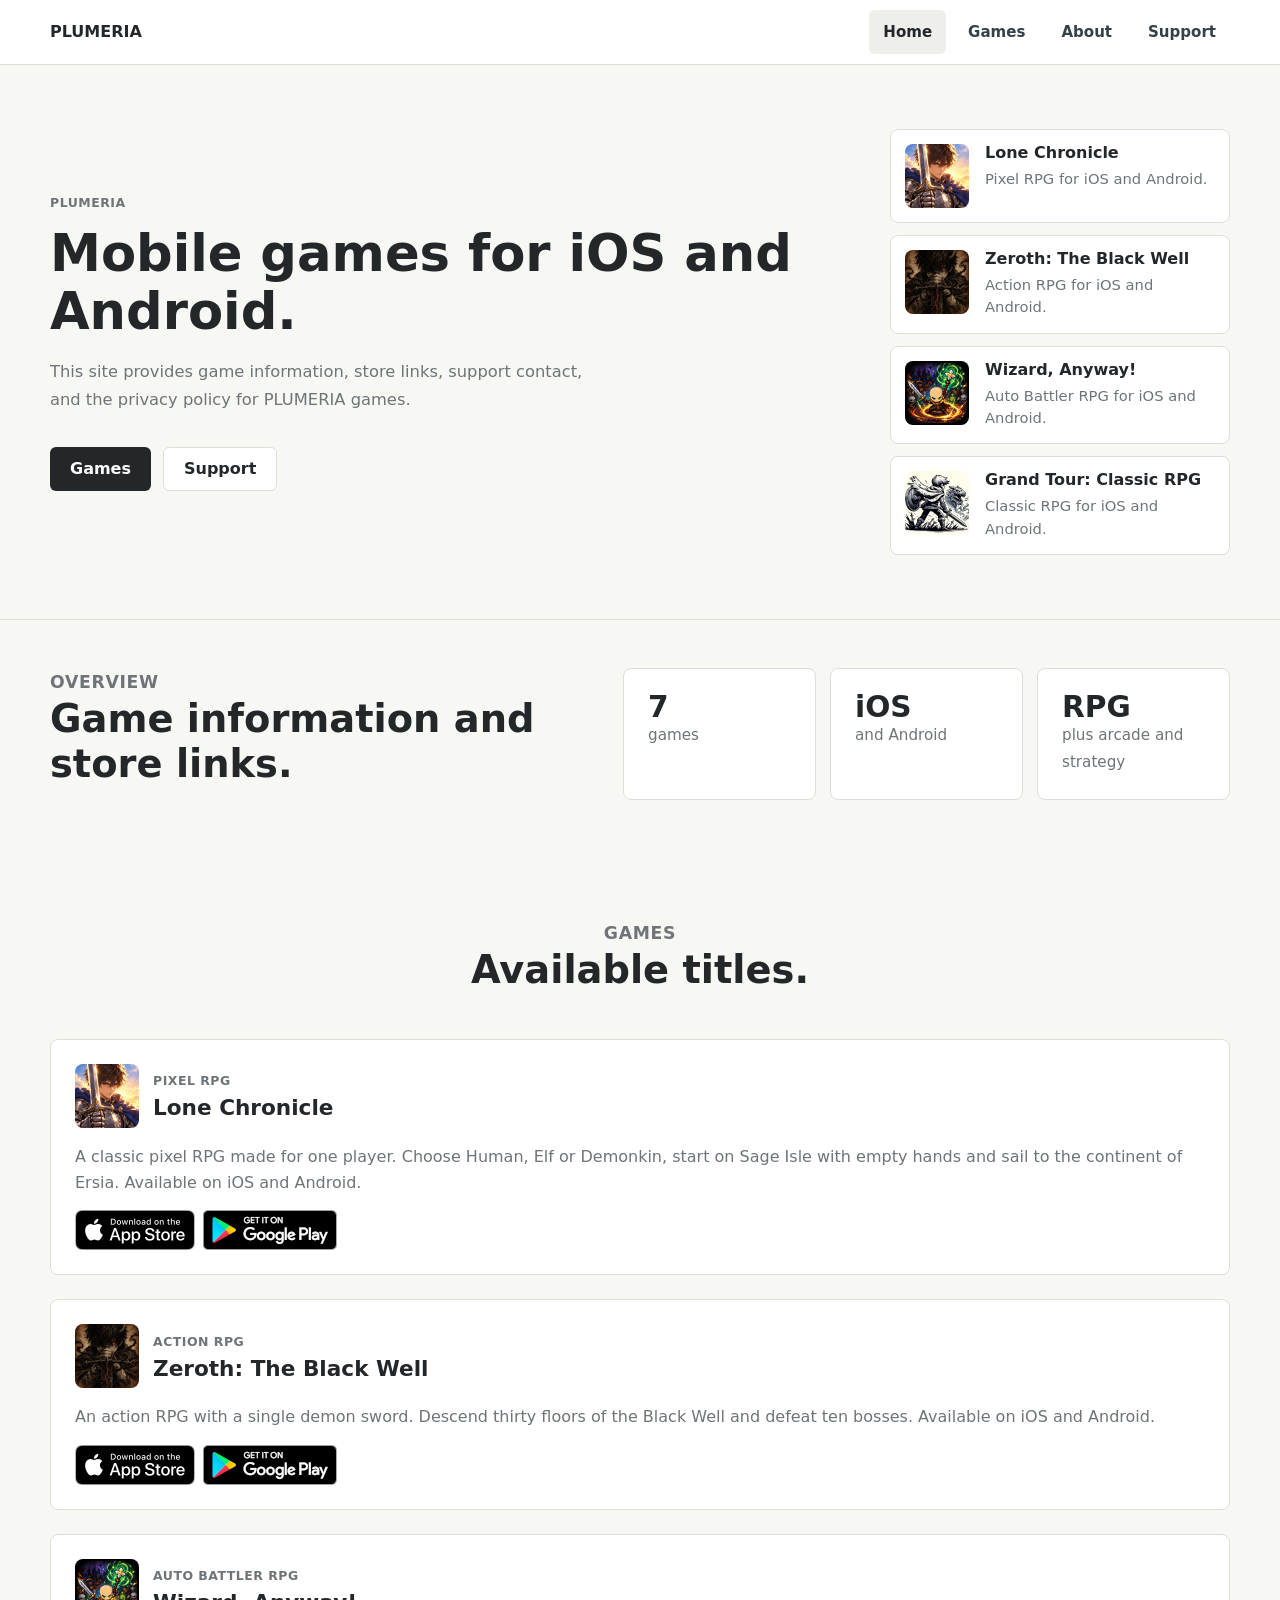
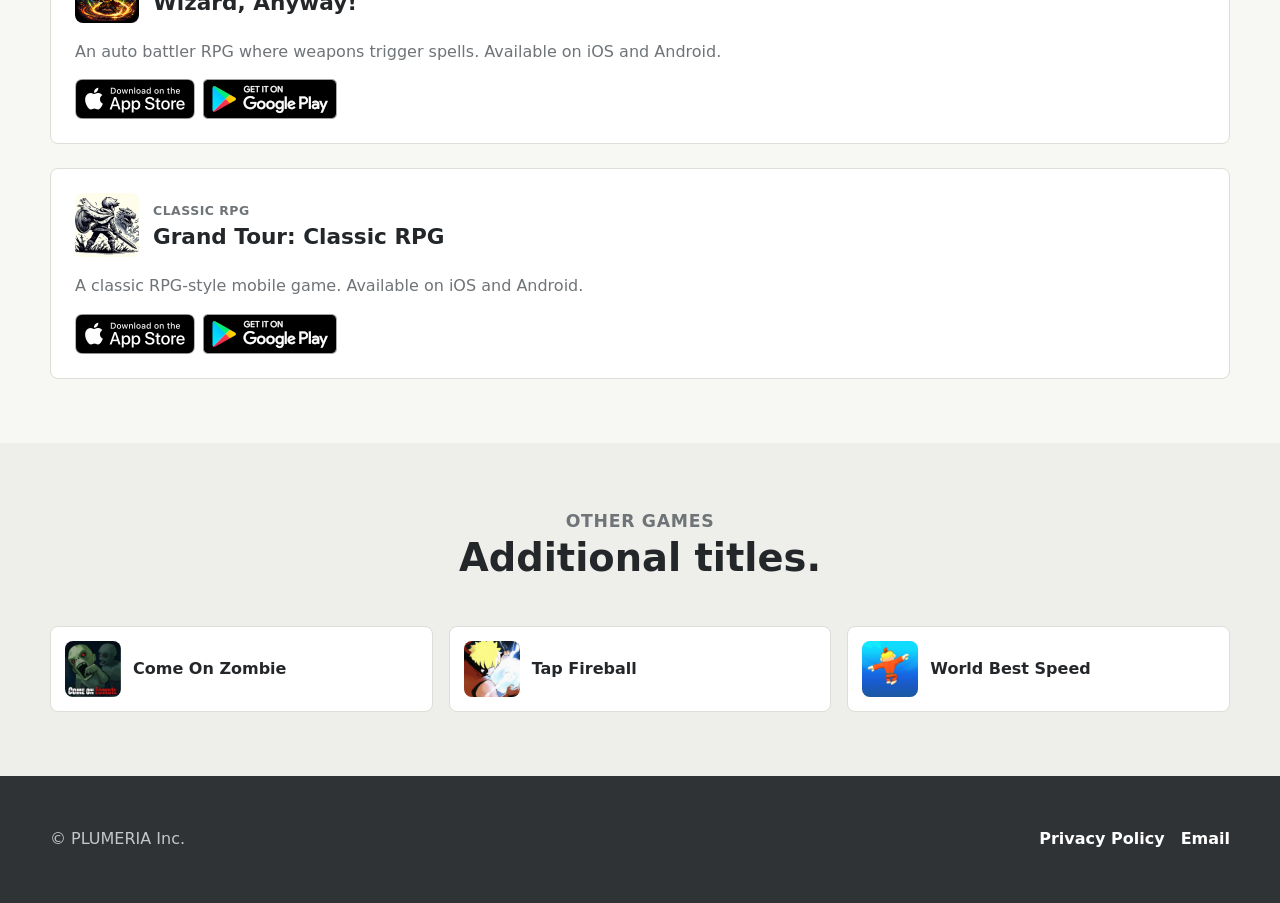
<file: index.html>
<!DOCTYPE html>
<html lang="en">
	<head>
		<title>PLUMERIA Games</title>
		<meta charset="utf-8" />
		<meta name="viewport" content="width=device-width, initial-scale=1" />
		<meta name="description" content="PLUMERIA makes mobile games for iOS and Android." />
		<link rel="stylesheet" href="assets/css/site.css" />
	</head>
	<body>
		<div class="site-shell">
			<header class="site-header">
				<div class="nav-wrap">
					<a class="brand" href="index.html" aria-label="PLUMERIA home">
						<span>PLUMERIA</span>
					</a>
					<button class="nav-toggle" type="button" data-nav-toggle>Menu</button>
					<nav class="nav-links" aria-label="Primary navigation">
						<a class="is-active" href="index.html">Home</a>
						<a href="games.html">Games</a>
						<a href="aboutus.html">About</a>
						<a href="support.html">Support</a>
					</nav>
				</div>
			</header>

			<main>
				<section class="hero">
					<div class="container">
						<div>
							<p class="eyebrow">PLUMERIA</p>
							<h1>Mobile games for iOS and Android.</h1>
							<p class="hero-copy">
								This site provides game information, store links, support contact, and the privacy policy for PLUMERIA games.
							</p>
							<div class="actions">
								<a class="button primary" href="games.html">Games</a>
								<a class="button secondary" href="support.html">Support</a>
							</div>
						</div>

						<div class="hero-stage" aria-label="PLUMERIA games">
							<article class="hero-card chronicle">
								<img src="images/lone-chronicle-icon.jpg" alt="Lone Chronicle app icon" />
								<div>
									<h2>Lone Chronicle</h2>
									<p>Pixel RPG for iOS and Android.</p>
								</div>
							</article>

							<article class="hero-card zeroth">
								<img src="images/zeroth-icon.jpg" alt="Zeroth: The Black Well app icon" />
								<div>
									<h2>Zeroth: The Black Well</h2>
									<p>Action RPG for iOS and Android.</p>
								</div>
							</article>

							<article class="hero-card wizard">
								<img src="images/wizard-anyway-icon.jpg" alt="Wizard, Anyway! app icon" />
								<div>
									<h2>Wizard, Anyway!</h2>
									<p>Auto Battler RPG for iOS and Android.</p>
								</div>
							</article>

							<article class="hero-card grand">
								<img src="images/grand-tour-icon.jpg" alt="Grand Tour app icon" />
								<div>
									<h2>Grand Tour: Classic RPG</h2>
									<p>Classic RPG for iOS and Android.</p>
								</div>
							</article>
						</div>
					</div>
				</section>

				<section class="section tight">
					<div class="container intro-grid">
						<div class="section-heading">
							<p class="eyebrow">Overview</p>
							<h2>Game information and store links.</h2>
						</div>
						<div class="stat-grid">
							<div class="stat-card">
								<strong>7</strong>
								<span>games</span>
							</div>
							<div class="stat-card">
								<strong>iOS</strong>
								<span>and Android</span>
							</div>
							<div class="stat-card">
								<strong>RPG</strong>
								<span>plus arcade and strategy</span>
							</div>
						</div>
					</div>
				</section>

				<section class="section">
					<div class="container">
						<div class="section-heading center">
							<p class="eyebrow">Games</p>
							<h2>Available titles.</h2>
						</div>

						<div class="feature-grid">
							<article class="feature-card">
								<div class="feature-body">
									<div class="game-heading">
										<img class="game-icon" src="images/lone-chronicle-icon.jpg" alt="Lone Chronicle app icon" />
										<div>
											<p class="eyebrow">Pixel RPG</p>
											<h3>Lone Chronicle</h3>
										</div>
									</div>
									<p>
										A classic pixel RPG made for one player. Choose Human, Elf or Demonkin, start on Sage Isle with empty hands and sail to the continent of Ersia. Available on iOS and Android.
									</p>
									<div class="store-row">
										<a href="https://apps.apple.com/app/id6826741041" target="_blank" rel="noopener">
											<img src="images/App_Store_Badge.png" alt="Download on the App Store" />
										</a>
										<a href="https://play.google.com/store/apps/details?id=com.plumeriagames.chronicle" target="_blank" rel="noopener">
											<img src="images/google-play-badge.png" alt="Get it on Google Play" />
										</a>
									</div>
								</div>
							</article>

							<article class="feature-card">
								<div class="feature-body">
									<div class="game-heading">
										<img class="game-icon" src="images/zeroth-icon.jpg" alt="Zeroth: The Black Well app icon" />
										<div>
											<p class="eyebrow">Action RPG</p>
											<h3>Zeroth: The Black Well</h3>
										</div>
									</div>
									<p>
										An action RPG with a single demon sword. Descend thirty floors of the Black Well and defeat ten bosses. Available on iOS and Android.
									</p>
									<div class="store-row">
										<a href="https://apps.apple.com/app/id6820033100" target="_blank" rel="noopener">
											<img src="images/App_Store_Badge.png" alt="Download on the App Store" />
										</a>
										<a href="https://play.google.com/store/apps/details?id=com.plumeriagames.zeroth" target="_blank" rel="noopener">
											<img src="images/google-play-badge.png" alt="Get it on Google Play" />
										</a>
									</div>
								</div>
							</article>

							<article class="feature-card">
								<div class="feature-body">
									<div class="game-heading">
										<img class="game-icon" src="images/wizard-anyway-icon.jpg" alt="Wizard, Anyway! app icon" />
										<div>
											<p class="eyebrow">Auto Battler RPG</p>
											<h3>Wizard, Anyway!</h3>
										</div>
									</div>
									<p>
										An auto battler RPG where weapons trigger spells. Available on iOS and Android.
									</p>
									<div class="store-row">
										<a href="https://apps.apple.com/app/id6774409863" target="_blank" rel="noopener">
											<img src="images/App_Store_Badge.png" alt="Download on the App Store" />
										</a>
										<a href="https://play.google.com/store/apps/details?id=com.plumeriagames.wizard" target="_blank" rel="noopener">
											<img src="images/google-play-badge.png" alt="Get it on Google Play" />
										</a>
									</div>
								</div>
							</article>

							<article class="feature-card">
								<div class="feature-body">
									<div class="game-heading">
										<img class="game-icon" src="images/grand-tour-icon.jpg" alt="Grand Tour app icon" />
										<div>
											<p class="eyebrow">Classic RPG</p>
											<h3>Grand Tour: Classic RPG</h3>
										</div>
									</div>
									<p>
										A classic RPG-style mobile game. Available on iOS and Android.
									</p>
									<div class="store-row">
										<a href="https://apps.apple.com/app/id6499002136" target="_blank" rel="noopener">
											<img src="images/App_Store_Badge.png" alt="Download on the App Store" />
										</a>
										<a href="https://play.google.com/store/apps/details?id=com.plumeriagames.msr" target="_blank" rel="noopener">
											<img src="images/google-play-badge.png" alt="Get it on Google Play" />
										</a>
									</div>
								</div>
							</article>
						</div>
					</div>
				</section>

				<section class="section dark">
					<div class="container">
						<div class="section-heading center">
							<p class="eyebrow">Other Games</p>
							<h2>Additional titles.</h2>
						</div>
						<div class="mini-lineup">
							<a href="games.html#come-on-zombie">
								<img src="images/games03.jpg" alt="Come On Zombie" />
								<span>Come On Zombie</span>
							</a>
							<a href="games.html#tap-fireball">
								<img src="images/games02.jpg" alt="Tap Fireball" />
								<span>Tap Fireball</span>
							</a>
							<a href="games.html#world-best-speed">
								<img src="images/games01.jpg" alt="World Best Speed" />
								<span>World Best Speed</span>
							</a>
						</div>
					</div>
				</section>
			</main>

			<footer class="site-footer">
				<div class="container footer-inner">
					<p>&copy; PLUMERIA Inc.</p>
					<div class="footer-links">
						<a href="privacy_policy.html">Privacy Policy</a>
						<a href="mailto:contact@plumeriagames.com">Email</a>
					</div>
				</div>
			</footer>
		</div>
		<script src="assets/js/site.js"></script>
	</body>
</html>
</file>
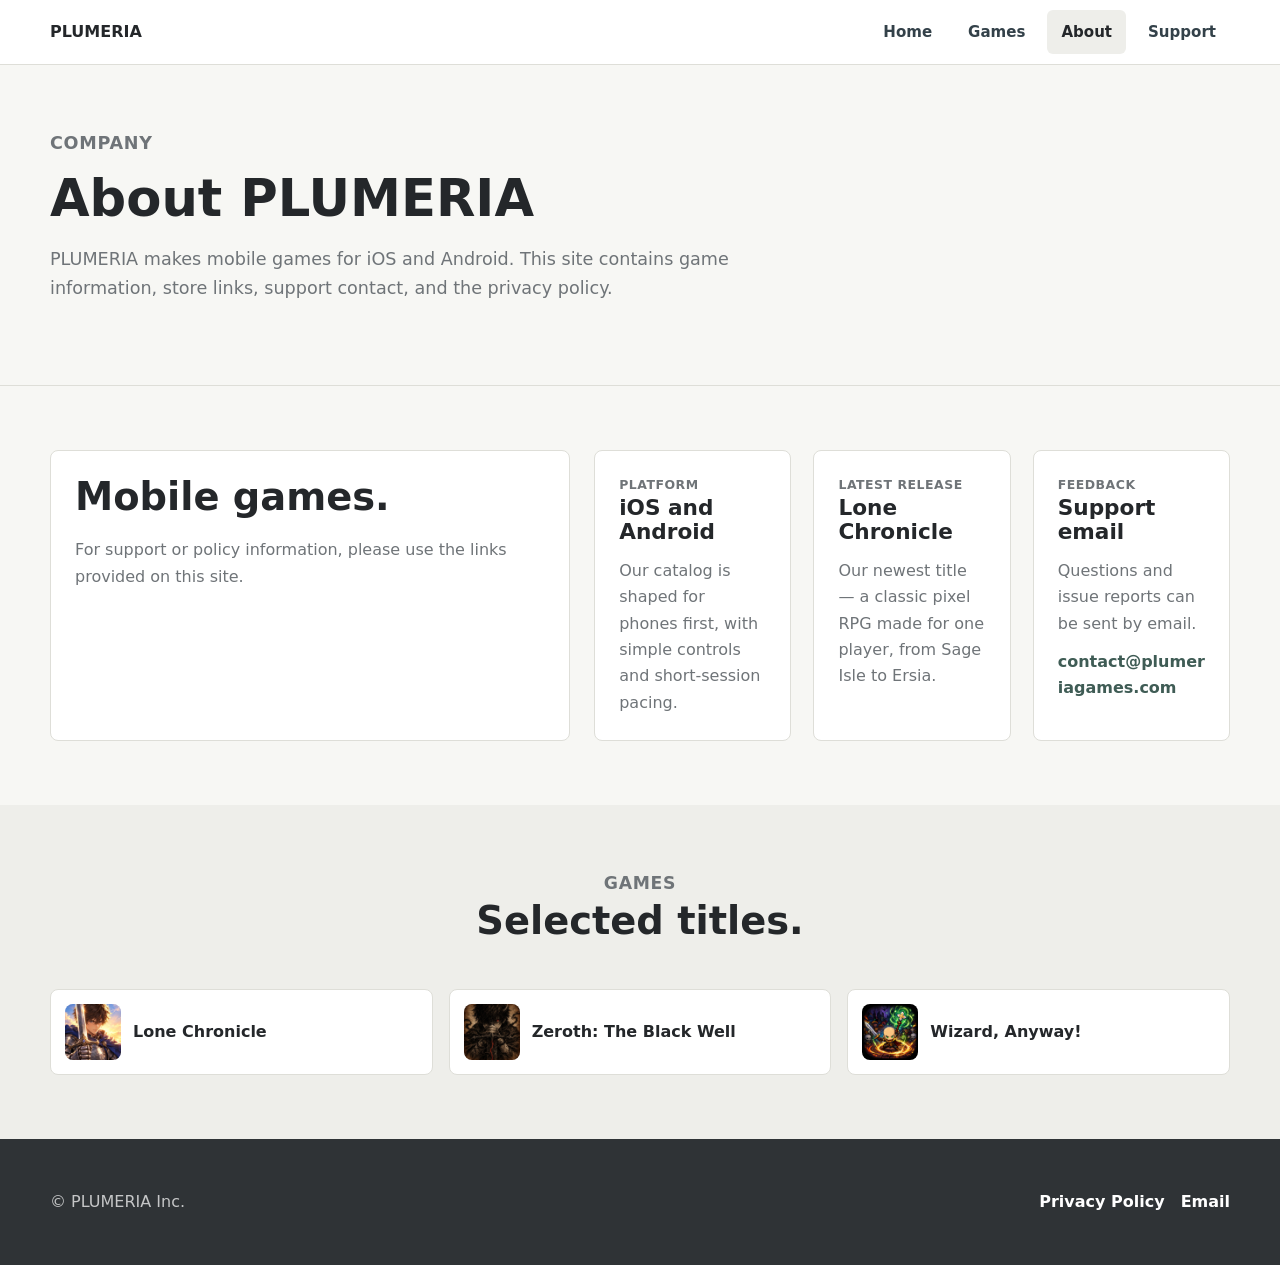
<file: aboutus.html>
<!DOCTYPE html>
<html lang="en">
	<head>
		<title>About - PLUMERIA</title>
		<meta charset="utf-8" />
		<meta name="viewport" content="width=device-width, initial-scale=1" />
		<meta name="description" content="Learn about PLUMERIA, a mobile game developer and publisher." />
		<link rel="stylesheet" href="assets/css/site.css" />
	</head>
	<body>
		<div class="site-shell">
			<header class="site-header">
				<div class="nav-wrap">
					<a class="brand" href="index.html" aria-label="PLUMERIA home">
						<span>PLUMERIA</span>
					</a>
					<button class="nav-toggle" type="button" data-nav-toggle>Menu</button>
					<nav class="nav-links" aria-label="Primary navigation">
						<a href="index.html">Home</a>
						<a href="games.html">Games</a>
						<a class="is-active" href="aboutus.html">About</a>
						<a href="support.html">Support</a>
					</nav>
				</div>
			</header>

			<main>
				<section class="page-hero">
					<div class="container">
						<p class="eyebrow">Company</p>
						<h1>About PLUMERIA</h1>
						<p>
							PLUMERIA makes mobile games for iOS and Android. This site contains game information, store links, support contact, and the privacy policy.
						</p>
					</div>
				</section>

				<section class="section">
					<div class="container split-panel">
						<div class="panel-dark">
							<h2>Mobile games.</h2>
							<p>
								For support or policy information, please use the links provided on this site.
							</p>
						</div>
						<div class="info-grid">
							<article class="info-card">
								<p class="eyebrow">Platform</p>
								<h3>iOS and Android</h3>
								<p>Our catalog is shaped for phones first, with simple controls and short-session pacing.</p>
							</article>
							<article class="info-card">
								<p class="eyebrow">Latest Release</p>
								<h3>Lone Chronicle</h3>
								<p>Our newest title — a classic pixel RPG made for one player, from Sage Isle to Ersia.</p>
							</article>
							<article class="info-card">
								<p class="eyebrow">Feedback</p>
								<h3>Support email</h3>
								<p>Questions and issue reports can be sent by email.</p>
								<a class="text-link" href="mailto:contact@plumeriagames.com">contact@plumeriagames.com</a>
							</article>
						</div>
					</div>
				</section>

				<section class="section dark">
					<div class="container">
						<div class="section-heading center">
							<p class="eyebrow">Games</p>
							<h2>Selected titles.</h2>
						</div>
						<div class="mini-lineup">
							<a href="games.html#lone-chronicle">
								<img src="images/lone-chronicle-icon.jpg" alt="Lone Chronicle app icon" />
								<span>Lone Chronicle</span>
							</a>
							<a href="games.html#zeroth">
								<img src="images/zeroth-icon.jpg" alt="Zeroth: The Black Well app icon" />
								<span>Zeroth: The Black Well</span>
							</a>
							<a href="games.html#wizard-anyway">
								<img src="images/wizard-anyway-icon.jpg" alt="Wizard, Anyway! app icon" />
								<span>Wizard, Anyway!</span>
							</a>
						</div>
					</div>
				</section>
			</main>

			<footer class="site-footer">
				<div class="container footer-inner">
					<p>&copy; PLUMERIA Inc.</p>
					<div class="footer-links">
						<a href="privacy_policy.html">Privacy Policy</a>
						<a href="mailto:contact@plumeriagames.com">Email</a>
					</div>
				</div>
			</footer>
		</div>
		<script src="assets/js/site.js"></script>
	</body>
</html>
</file>
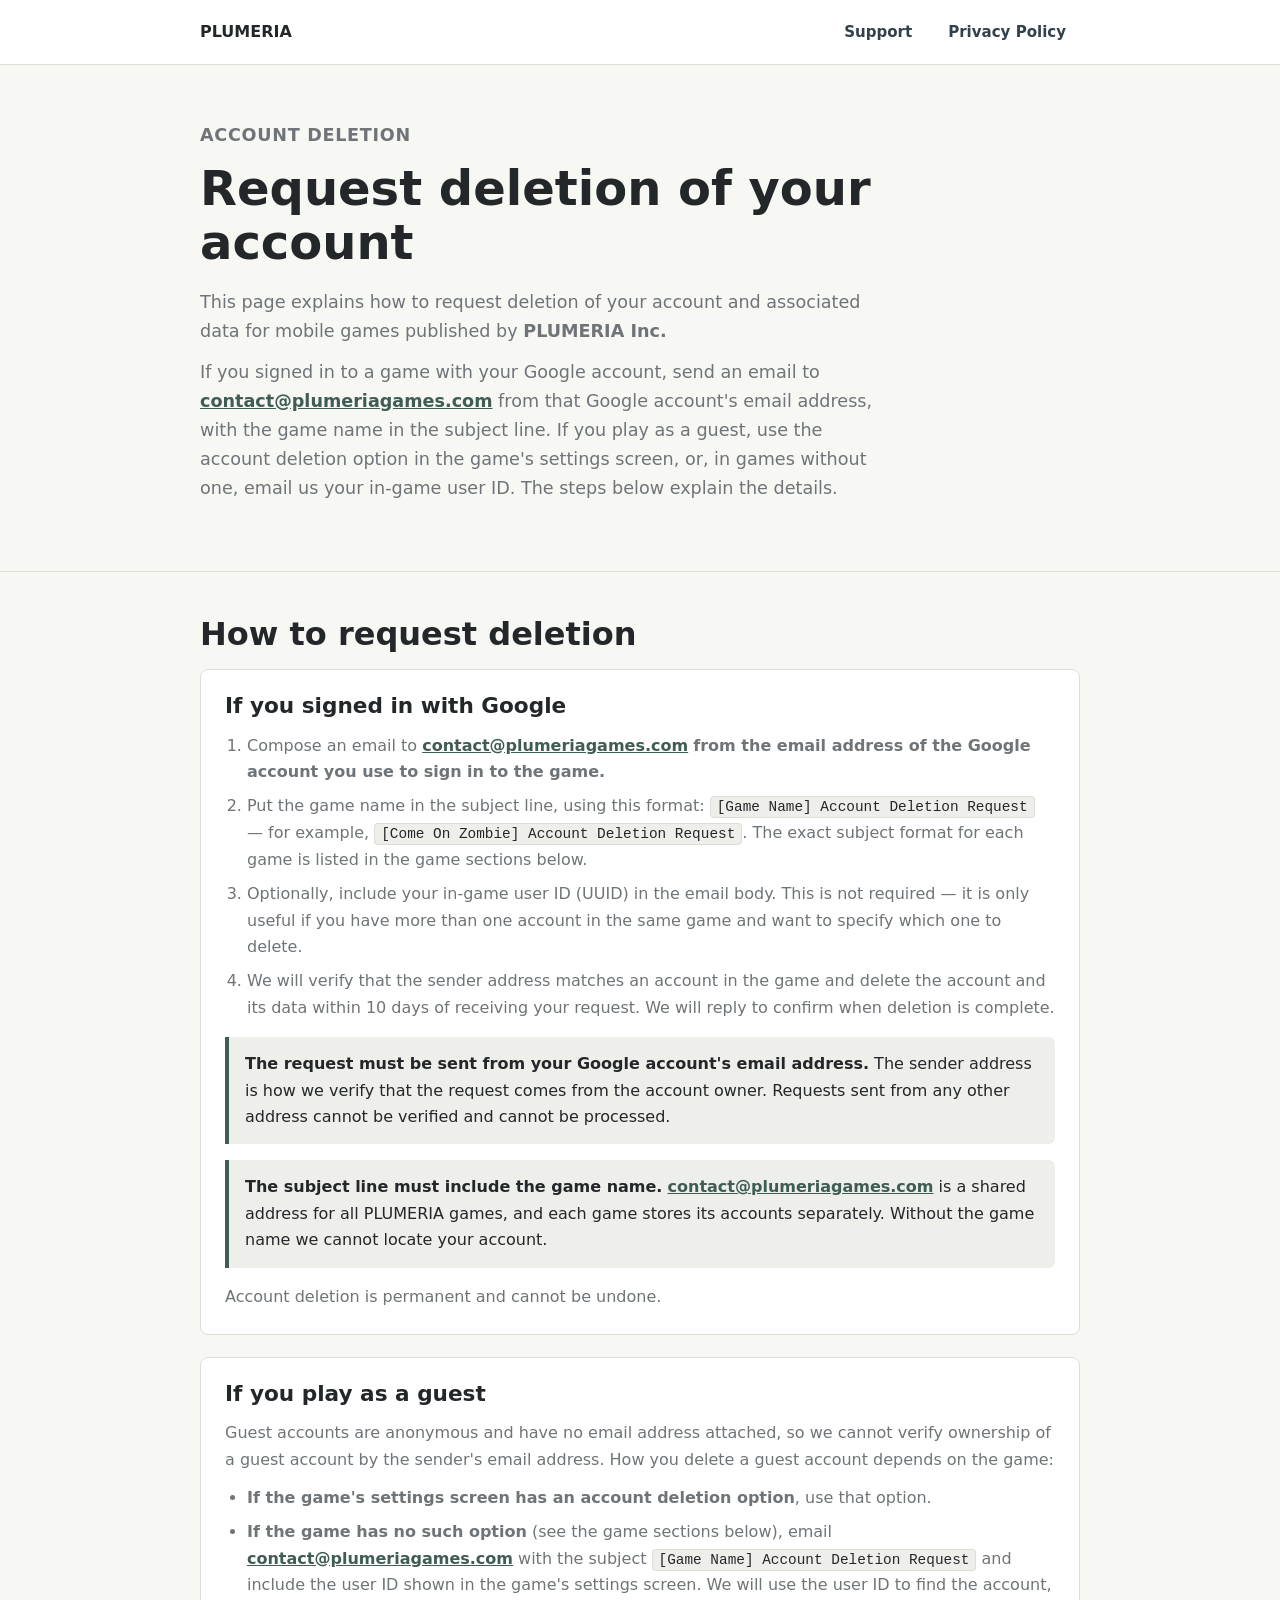
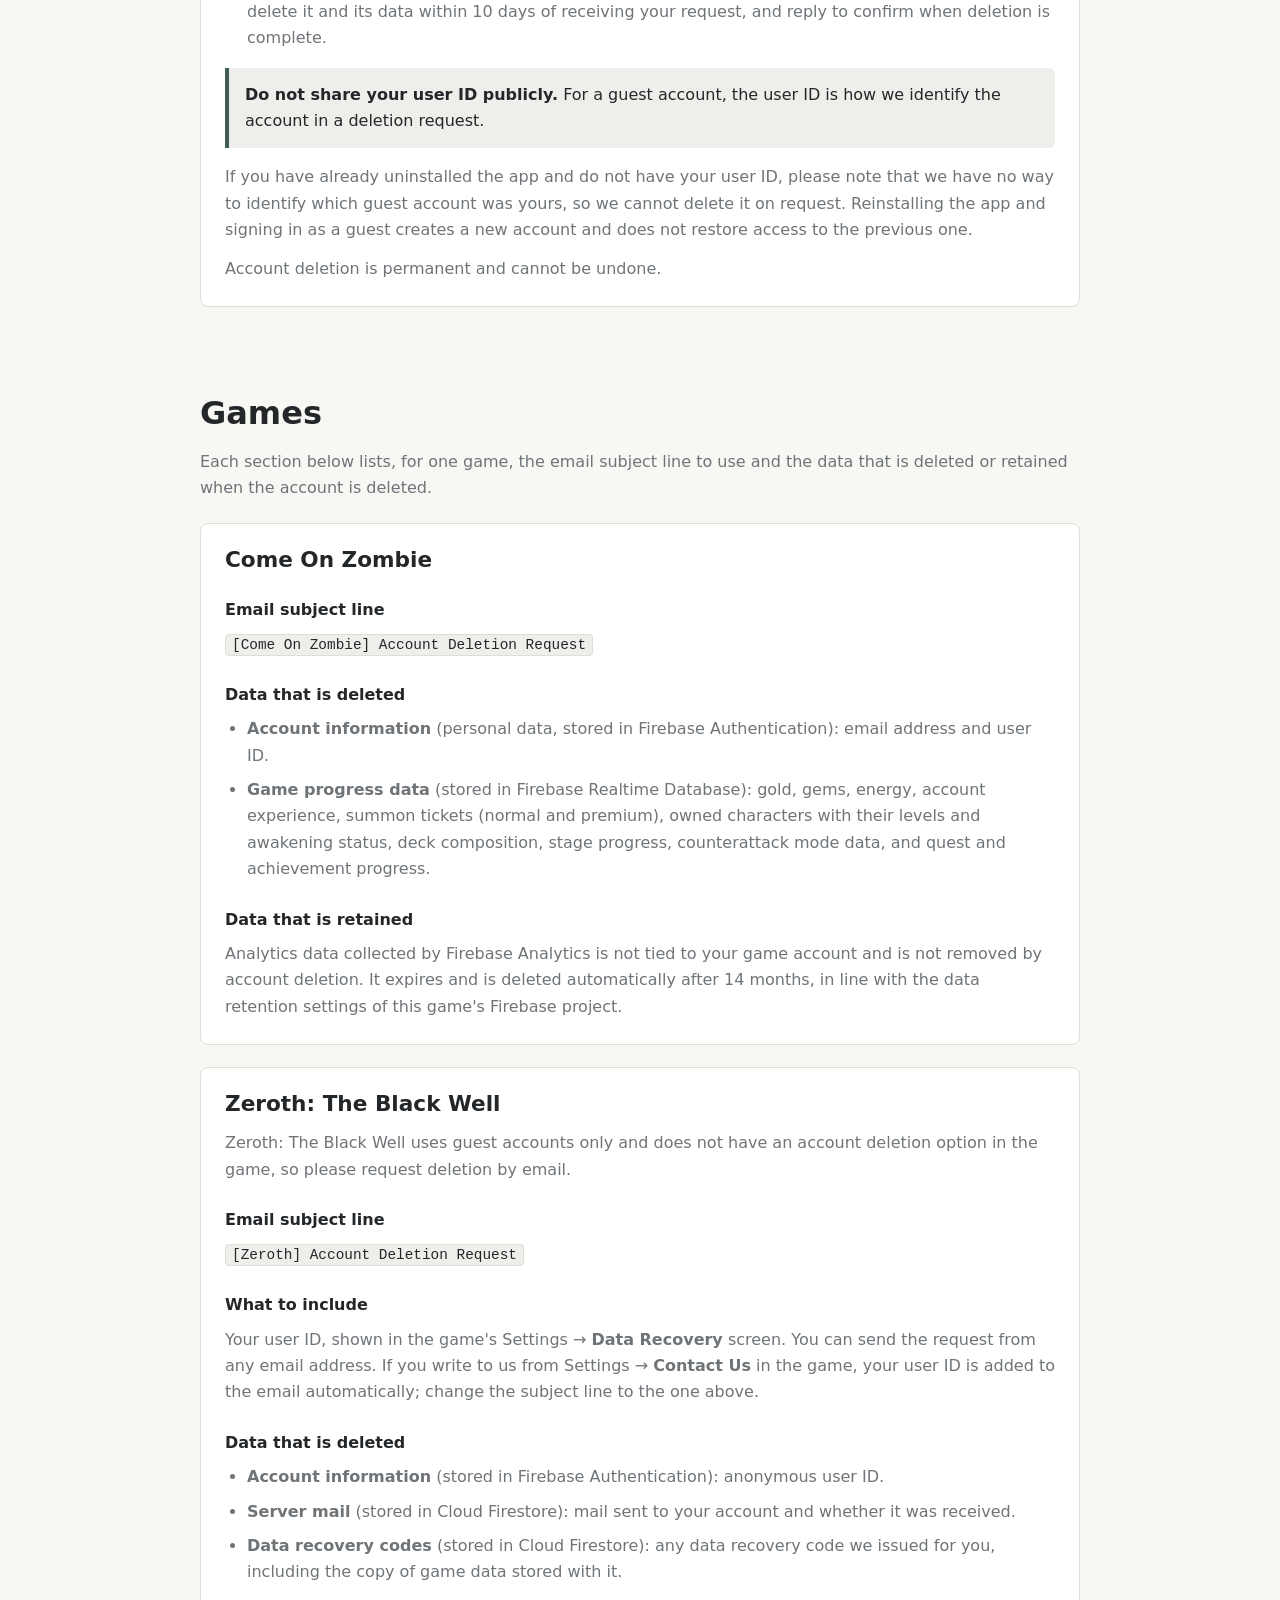
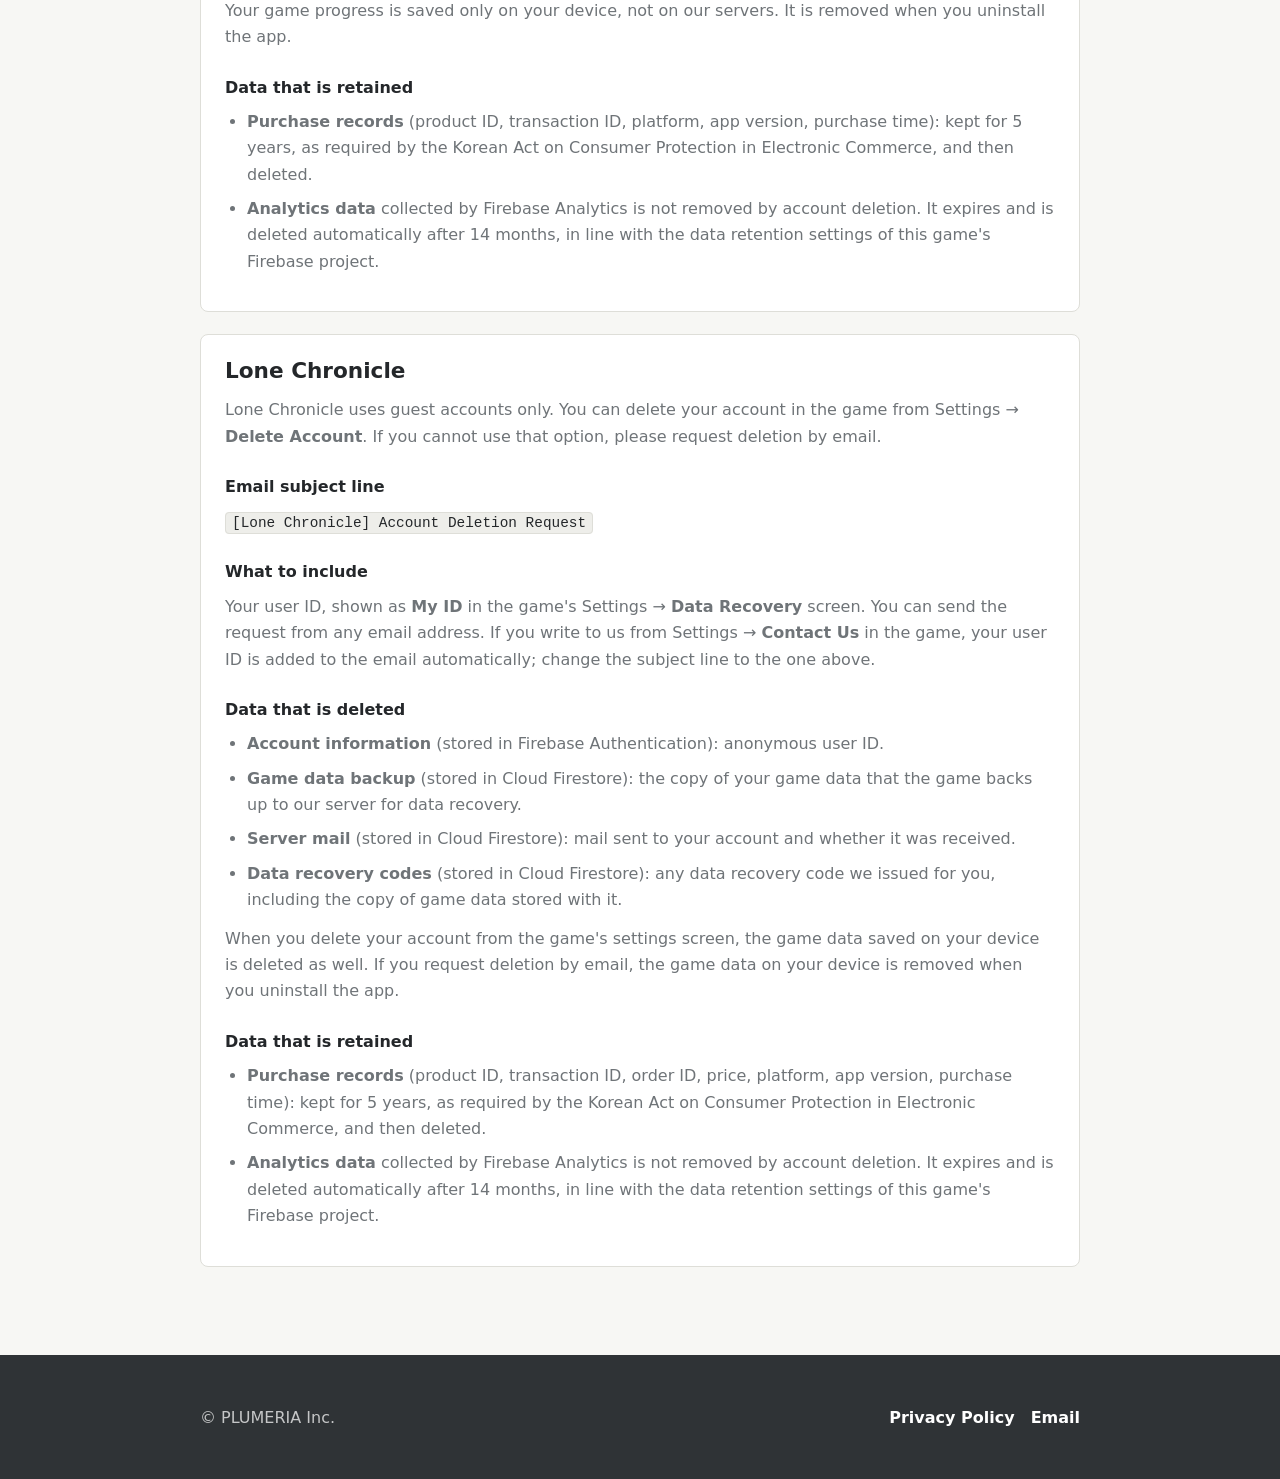
<file: account-deletion.html>
<!DOCTYPE html>
<html lang="en">
	<head>
		<title>Account Deletion - PLUMERIA</title>
		<meta charset="utf-8" />
		<meta name="viewport" content="width=device-width, initial-scale=1" />
		<meta name="description" content="How to request deletion of your account and associated data for games published by PLUMERIA Inc." />
		<style>
			:root {
				--ink: #24272a;
				--muted: #6f7478;
				--line: #deded8;
				--surface: #ffffff;
				--surface-soft: #f7f7f4;
				--soft-fill: #eeeeea;
				--footer: #2f3336;
				--accent: #3f5c55;
			}

			*,
			*:before,
			*:after {
				box-sizing: border-box;
			}

			body {
				margin: 0;
				background: var(--surface-soft);
				color: var(--ink);
				font-family: Inter, ui-sans-serif, system-ui, -apple-system, BlinkMacSystemFont, "Segoe UI", sans-serif;
				font-size: 16px;
				line-height: 1.65;
			}

			a {
				color: inherit;
			}

			.site-header {
				position: sticky;
				top: 0;
				z-index: 20;
				background: rgba(255, 255, 255, 0.96);
				border-bottom: 1px solid var(--line);
			}

			.nav-wrap {
				width: min(880px, calc(100% - 32px));
				margin: 0 auto;
				display: flex;
				align-items: center;
				justify-content: space-between;
				gap: 24px;
				min-height: 64px;
			}

			.brand {
				font-weight: 700;
				text-decoration: none;
			}

			.nav-links {
				display: flex;
				align-items: center;
				gap: 8px;
			}

			.nav-links a {
				border-radius: 6px;
				color: #334149;
				font-size: 0.94rem;
				font-weight: 600;
				padding: 10px 14px;
				text-decoration: none;
			}

			.nav-links a:hover {
				background: var(--soft-fill);
				color: var(--ink);
			}

			.container {
				width: min(880px, calc(100% - 32px));
				margin: 0 auto;
			}

			.page-hero {
				background: var(--surface-soft);
				border-bottom: 1px solid var(--line);
				padding: 56px 0;
			}

			.page-hero h1 {
				font-size: clamp(2rem, 4vw, 3rem);
				font-weight: 700;
				line-height: 1.12;
				margin: 0 0 18px;
			}

			.page-hero p {
				color: var(--muted);
				font-size: 1.1rem;
				margin: 0 0 12px;
				max-width: 680px;
			}

			.eyebrow {
				color: var(--muted);
				font-size: 0.78rem;
				font-weight: 700;
				letter-spacing: 0.04em;
				margin: 0 0 12px;
				text-transform: uppercase;
			}

			.section {
				padding: 44px 0;
			}

			.section h2 {
				font-size: clamp(1.5rem, 3vw, 2rem);
				font-weight: 700;
				line-height: 1.18;
				margin: 0 0 16px;
			}

			.card {
				background: var(--surface);
				border: 1px solid var(--line);
				border-radius: 8px;
				padding: 24px;
			}

			.card + .card {
				margin-top: 22px;
			}

			.card h3 {
				font-size: 1.35rem;
				font-weight: 700;
				line-height: 1.12;
				margin: 0 0 14px;
			}

			.card h4 {
				font-size: 1rem;
				font-weight: 700;
				margin: 24px 0 8px;
			}

			.card p,
			.card li {
				color: var(--muted);
				overflow-wrap: anywhere;
			}

			.card p {
				margin: 0 0 12px;
			}

			.card p:last-child {
				margin-bottom: 0;
			}

			ol.steps {
				color: var(--muted);
				margin: 0 0 12px;
				padding-left: 22px;
			}

			ol.steps li,
			.card ul li {
				margin-bottom: 8px;
			}

			.card ul {
				margin: 0 0 12px;
				padding-left: 22px;
			}

			.notice {
				background: var(--soft-fill);
				border-left: 4px solid var(--accent);
				border-radius: 0 6px 6px 0;
				margin: 16px 0;
				padding: 14px 16px;
			}

			.notice p {
				color: var(--ink);
				margin: 0;
			}

			code {
				background: var(--soft-fill);
				border: 1px solid var(--line);
				border-radius: 4px;
				color: var(--ink);
				font-family: ui-monospace, SFMono-Regular, Menlo, Consolas, monospace;
				font-size: 0.9em;
				overflow-wrap: anywhere;
				padding: 2px 6px;
			}

			.email-link {
				color: var(--accent);
				font-weight: 700;
			}

			.site-footer {
				background: var(--footer);
				color: rgba(255, 255, 255, 0.72);
				margin-top: 44px;
				padding: 34px 0;
			}

			.footer-inner {
				display: flex;
				align-items: center;
				justify-content: space-between;
				gap: 20px;
			}

			.footer-links {
				display: flex;
				gap: 16px;
			}

			.footer-links a {
				color: #fff;
				font-weight: 700;
				text-decoration: none;
			}

			@media screen and (max-width: 680px) {
				.nav-wrap,
				.container {
					width: min(100% - 24px, 880px);
				}

				.page-hero {
					padding: 44px 0;
				}

				.section {
					padding: 36px 0;
				}

				.footer-inner {
					align-items: flex-start;
					flex-direction: column;
				}
			}
		</style>
	</head>
	<body>
		<header class="site-header">
			<div class="nav-wrap">
				<a class="brand" href="index.html" aria-label="PLUMERIA home">
					<span>PLUMERIA</span>
				</a>
				<nav class="nav-links" aria-label="Primary navigation">
					<a href="support.html">Support</a>
					<a href="privacy_policy.html">Privacy Policy</a>
				</nav>
			</div>
		</header>

		<main>
			<section class="page-hero">
				<div class="container">
					<p class="eyebrow">Account Deletion</p>
					<h1>Request deletion of your account</h1>
					<p>
						This page explains how to request deletion of your account and associated data
						for mobile games published by <strong>PLUMERIA Inc.</strong>
					</p>
					<p>
						If you signed in to a game with your Google account, send an email to
						<a class="email-link" href="mailto:contact@plumeriagames.com">contact@plumeriagames.com</a>
						from that Google account's email address, with the game name in the subject line.
						If you play as a guest, use the account deletion option in the game's settings screen,
						or, in games without one, email us your in-game user ID.
						The steps below explain the details.
					</p>
				</div>
			</section>

			<section class="section">
				<div class="container">
					<h2>How to request deletion</h2>

					<div class="card">
						<h3>If you signed in with Google</h3>
						<ol class="steps">
							<li>
								Compose an email to
								<a class="email-link" href="mailto:contact@plumeriagames.com">contact@plumeriagames.com</a>
								<strong>from the email address of the Google account you use to sign in to the game.</strong>
							</li>
							<li>
								Put the game name in the subject line, using this format:
								<code>[Game Name] Account Deletion Request</code>
								&mdash; for example, <code>[Come On Zombie] Account Deletion Request</code>.
								The exact subject format for each game is listed in the game sections below.
							</li>
							<li>
								Optionally, include your in-game user ID (UUID) in the email body.
								This is not required &mdash; it is only useful if you have more than one
								account in the same game and want to specify which one to delete.
							</li>
							<li>
								We will verify that the sender address matches an account in the game
								and delete the account and its data within 10 days of receiving your
								request. We will reply to confirm when deletion is complete.
							</li>
						</ol>
						<div class="notice">
							<p>
								<strong>The request must be sent from your Google account's email address.</strong>
								The sender address is how we verify that the request comes from the account owner.
								Requests sent from any other address cannot be verified and cannot be processed.
							</p>
						</div>
						<div class="notice">
							<p>
								<strong>The subject line must include the game name.</strong>
								<a class="email-link" href="mailto:contact@plumeriagames.com">contact@plumeriagames.com</a>
								is a shared address for all PLUMERIA games, and each game stores its accounts
								separately. Without the game name we cannot locate your account.
							</p>
						</div>
						<p>Account deletion is permanent and cannot be undone.</p>
					</div>

					<div class="card">
						<h3>If you play as a guest</h3>
						<p>
							Guest accounts are anonymous and have no email address attached, so we cannot
							verify ownership of a guest account by the sender's email address. How you delete
							a guest account depends on the game:
						</p>
						<ul>
							<li>
								<strong>If the game's settings screen has an account deletion option</strong>,
								use that option.
							</li>
							<li>
								<strong>If the game has no such option</strong> (see the game sections below),
								email <a class="email-link" href="mailto:contact@plumeriagames.com">contact@plumeriagames.com</a>
								with the subject <code>[Game Name] Account Deletion Request</code> and include the
								user ID shown in the game's settings screen. We will use the user ID to find the
								account, delete it and its data within 10 days of receiving your request, and reply
								to confirm when deletion is complete.
							</li>
						</ul>
						<div class="notice">
							<p>
								<strong>Do not share your user ID publicly.</strong>
								For a guest account, the user ID is how we identify the account in a deletion request.
							</p>
						</div>
						<p>
							If you have already uninstalled the app and do not have your user ID, please note that
							we have no way to identify which guest account was yours, so we cannot delete it on request.
							Reinstalling the app and signing in as a guest creates a new account and does
							not restore access to the previous one.
						</p>
						<p>Account deletion is permanent and cannot be undone.</p>
					</div>
				</div>
			</section>

			<section class="section">
				<div class="container">
					<h2>Games</h2>
					<p style="color: var(--muted); margin: 0 0 22px;">
						Each section below lists, for one game, the email subject line to use and the
						data that is deleted or retained when the account is deleted.
					</p>

					<!--
						To add a new game, copy the card below, change the id, the game name,
						the subject line, and the data lists, and update the retention period
						for that game's Firebase project.
					-->

					<div class="card" id="come-on-zombie">
						<h3>Come On Zombie</h3>

						<h4>Email subject line</h4>
						<p><code>[Come On Zombie] Account Deletion Request</code></p>

						<h4>Data that is deleted</h4>
						<ul>
							<li>
								<strong>Account information</strong> (personal data, stored in Firebase
								Authentication): email address and user ID.
							</li>
							<li>
								<strong>Game progress data</strong> (stored in Firebase Realtime Database):
								gold, gems, energy, account experience, summon tickets (normal and premium),
								owned characters with their levels and awakening status, deck composition,
								stage progress, counterattack mode data, and quest and achievement progress.
							</li>
						</ul>

						<h4>Data that is retained</h4>
						<p>
							Analytics data collected by Firebase Analytics is not tied to your game account
							and is not removed by account deletion. It expires and is deleted automatically
							after 14 months, in line with the data retention settings of this
							game's Firebase project.
						</p>
					</div>

					<div class="card" id="zeroth">
						<h3>Zeroth: The Black Well</h3>
						<p>
							Zeroth: The Black Well uses guest accounts only and does not have an account deletion
							option in the game, so please request deletion by email.
						</p>

						<h4>Email subject line</h4>
						<p><code>[Zeroth] Account Deletion Request</code></p>

						<h4>What to include</h4>
						<p>
							Your user ID, shown in the game's Settings &rarr; <strong>Data Recovery</strong> screen.
							You can send the request from any email address. If you write to us from
							Settings &rarr; <strong>Contact Us</strong> in the game, your user ID is added to the
							email automatically; change the subject line to the one above.
						</p>

						<h4>Data that is deleted</h4>
						<ul>
							<li>
								<strong>Account information</strong> (stored in Firebase Authentication):
								anonymous user ID.
							</li>
							<li>
								<strong>Server mail</strong> (stored in Cloud Firestore): mail sent to your
								account and whether it was received.
							</li>
							<li>
								<strong>Data recovery codes</strong> (stored in Cloud Firestore): any data
								recovery code we issued for you, including the copy of game data stored with it.
							</li>
						</ul>
						<p>
							Your game progress is saved only on your device, not on our servers. It is removed
							when you uninstall the app.
						</p>

						<h4>Data that is retained</h4>
						<ul>
							<li>
								<strong>Purchase records</strong> (product ID, transaction ID, platform, app version,
								purchase time): kept for 5 years, as required by the Korean Act on Consumer
								Protection in Electronic Commerce, and then deleted.
							</li>
							<li>
								<strong>Analytics data</strong> collected by Firebase Analytics is not removed by
								account deletion. It expires and is deleted automatically after 14 months, in line
								with the data retention settings of this game's Firebase project.
							</li>
						</ul>
					</div>

					<div class="card" id="lone-chronicle">
						<h3>Lone Chronicle</h3>
						<p>
							Lone Chronicle uses guest accounts only. You can delete your account in the game from
							Settings &rarr; <strong>Delete Account</strong>. If you cannot use that option, please
							request deletion by email.
						</p>

						<h4>Email subject line</h4>
						<p><code>[Lone Chronicle] Account Deletion Request</code></p>

						<h4>What to include</h4>
						<p>
							Your user ID, shown as <strong>My ID</strong> in the game's Settings &rarr;
							<strong>Data Recovery</strong> screen. You can send the request from any email address.
							If you write to us from Settings &rarr; <strong>Contact Us</strong> in the game, your user ID
							is added to the email automatically; change the subject line to the one above.
						</p>

						<h4>Data that is deleted</h4>
						<ul>
							<li>
								<strong>Account information</strong> (stored in Firebase Authentication):
								anonymous user ID.
							</li>
							<li>
								<strong>Game data backup</strong> (stored in Cloud Firestore): the copy of your game
								data that the game backs up to our server for data recovery.
							</li>
							<li>
								<strong>Server mail</strong> (stored in Cloud Firestore): mail sent to your
								account and whether it was received.
							</li>
							<li>
								<strong>Data recovery codes</strong> (stored in Cloud Firestore): any data
								recovery code we issued for you, including the copy of game data stored with it.
							</li>
						</ul>
						<p>
							When you delete your account from the game's settings screen, the game data saved on
							your device is deleted as well. If you request deletion by email, the game data on your
							device is removed when you uninstall the app.
						</p>

						<h4>Data that is retained</h4>
						<ul>
							<li>
								<strong>Purchase records</strong> (product ID, transaction ID, order ID, price, platform,
								app version, purchase time): kept for 5 years, as required by the Korean Act on Consumer
								Protection in Electronic Commerce, and then deleted.
							</li>
							<li>
								<strong>Analytics data</strong> collected by Firebase Analytics is not removed by
								account deletion. It expires and is deleted automatically after 14 months, in line
								with the data retention settings of this game's Firebase project.
							</li>
						</ul>
					</div>
				</div>
			</section>
		</main>

		<footer class="site-footer">
			<div class="container footer-inner">
				<p>&copy; PLUMERIA Inc.</p>
				<div class="footer-links">
					<a href="privacy_policy.html">Privacy Policy</a>
					<a href="mailto:contact@plumeriagames.com">Email</a>
				</div>
			</div>
		</footer>
	</body>
</html>
</file>
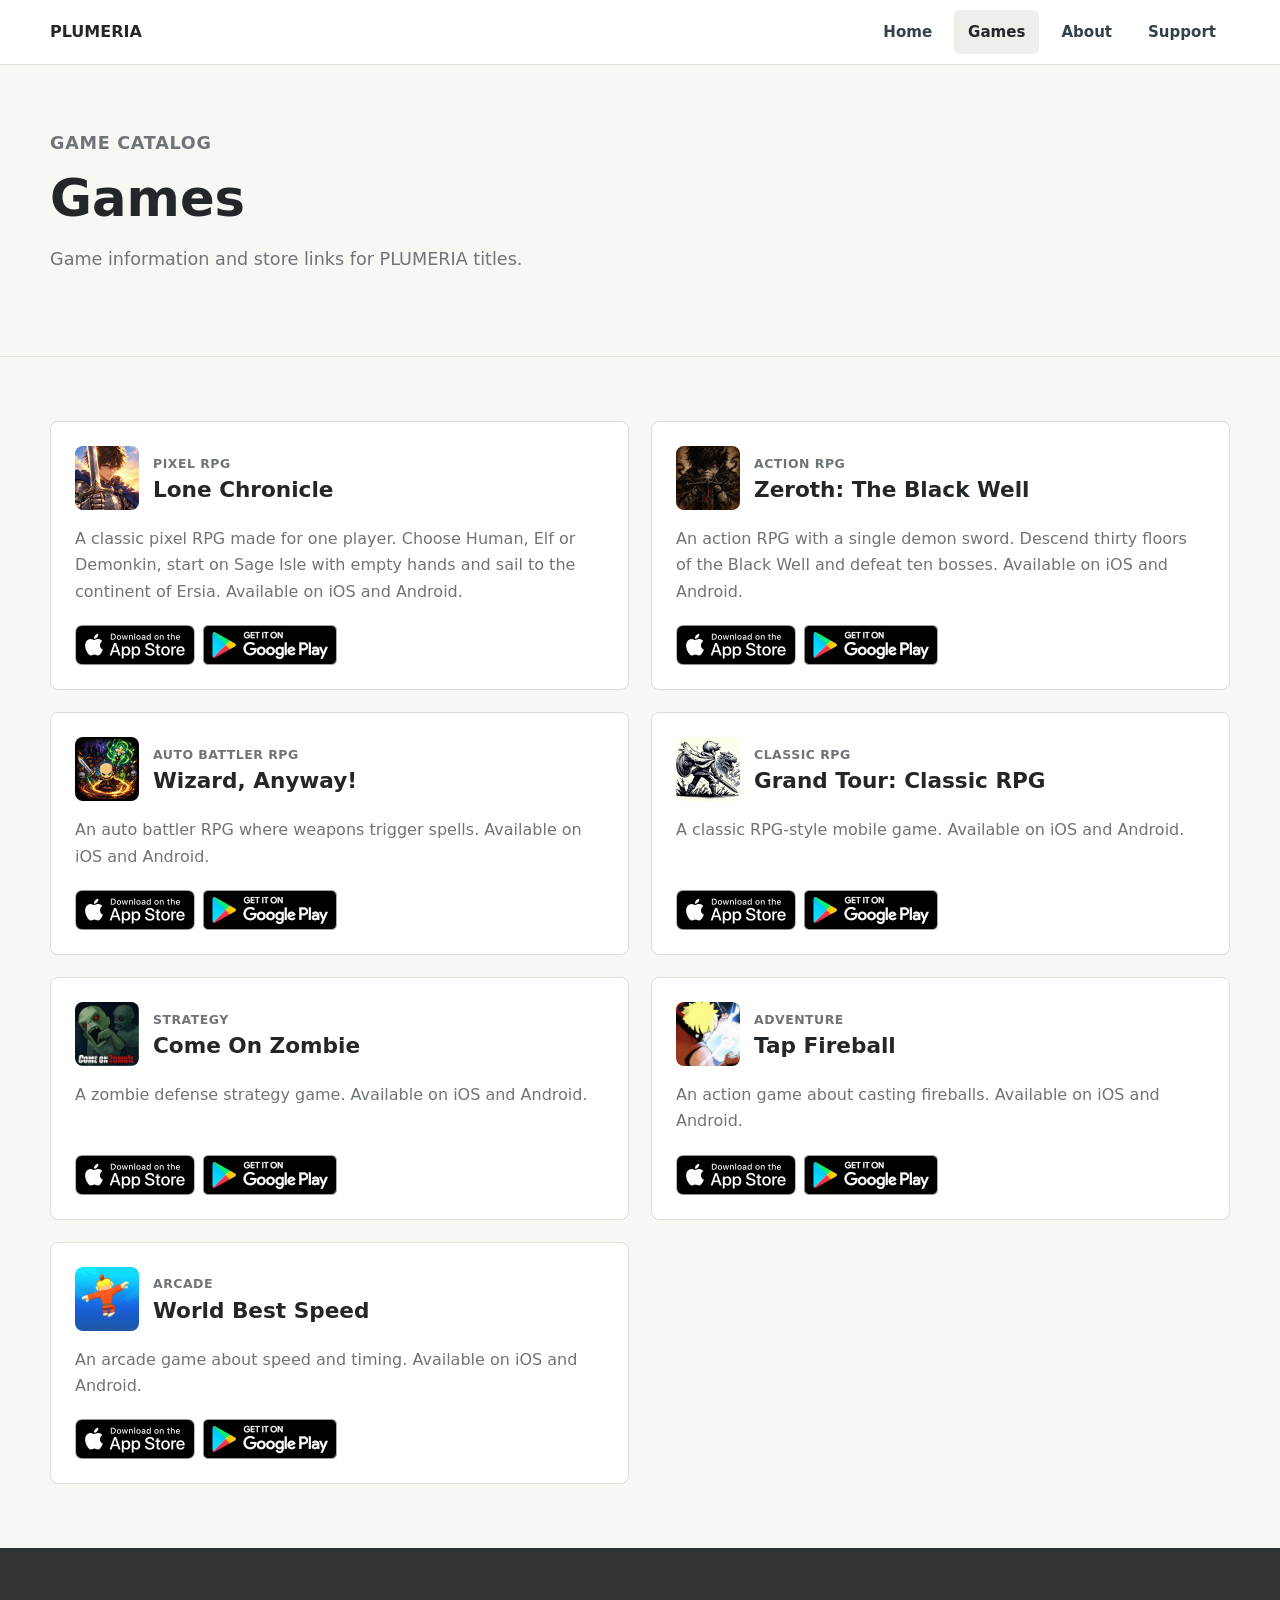
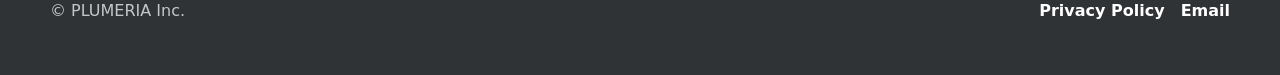
<file: games.html>
<!DOCTYPE html>
<html lang="en">
	<head>
		<title>Games - PLUMERIA</title>
		<meta charset="utf-8" />
		<meta name="viewport" content="width=device-width, initial-scale=1" />
		<meta name="description" content="Browse mobile games from PLUMERIA Inc." />
		<link rel="stylesheet" href="assets/css/site.css" />
	</head>
	<body>
		<div class="site-shell">
			<header class="site-header">
				<div class="nav-wrap">
					<a class="brand" href="index.html" aria-label="PLUMERIA home">
						<span>PLUMERIA</span>
					</a>
					<button class="nav-toggle" type="button" data-nav-toggle>Menu</button>
					<nav class="nav-links" aria-label="Primary navigation">
						<a href="index.html">Home</a>
						<a class="is-active" href="games.html">Games</a>
						<a href="aboutus.html">About</a>
						<a href="support.html">Support</a>
					</nav>
				</div>
			</header>

			<main>
				<section class="page-hero">
					<div class="container">
						<p class="eyebrow">Game Catalog</p>
						<h1>Games</h1>
						<p>
							Game information and store links for PLUMERIA titles.
						</p>
					</div>
				</section>

				<section class="section">
					<div class="container">
						<div class="catalog-grid">
							<article id="lone-chronicle" class="game-card">
								<div class="game-body">
									<div class="game-heading">
										<img class="game-icon" src="images/lone-chronicle-icon.jpg" alt="Lone Chronicle app icon" />
										<div>
											<p class="eyebrow">Pixel RPG</p>
											<h3>Lone Chronicle</h3>
										</div>
									</div>
									<p>A classic pixel RPG made for one player. Choose Human, Elf or Demonkin, start on Sage Isle with empty hands and sail to the continent of Ersia. Available on iOS and Android.</p>
									<div class="store-row">
										<a href="https://apps.apple.com/app/id6826741041" target="_blank" rel="noopener">
											<img src="images/App_Store_Badge.png" alt="Download on the App Store" />
										</a>
										<a href="https://play.google.com/store/apps/details?id=com.plumeriagames.chronicle" target="_blank" rel="noopener">
											<img src="images/google-play-badge.png" alt="Get it on Google Play" />
										</a>
									</div>
								</div>
							</article>

							<article id="zeroth" class="game-card">
								<div class="game-body">
									<div class="game-heading">
										<img class="game-icon" src="images/zeroth-icon.jpg" alt="Zeroth: The Black Well app icon" />
										<div>
											<p class="eyebrow">Action RPG</p>
											<h3>Zeroth: The Black Well</h3>
										</div>
									</div>
									<p>An action RPG with a single demon sword. Descend thirty floors of the Black Well and defeat ten bosses. Available on iOS and Android.</p>
									<div class="store-row">
										<a href="https://apps.apple.com/app/id6820033100" target="_blank" rel="noopener">
											<img src="images/App_Store_Badge.png" alt="Download on the App Store" />
										</a>
										<a href="https://play.google.com/store/apps/details?id=com.plumeriagames.zeroth" target="_blank" rel="noopener">
											<img src="images/google-play-badge.png" alt="Get it on Google Play" />
										</a>
									</div>
								</div>
							</article>

							<article id="wizard-anyway" class="game-card">
								<div class="game-body">
									<div class="game-heading">
										<img class="game-icon" src="images/wizard-anyway-icon.jpg" alt="Wizard, Anyway! app icon" />
										<div>
											<p class="eyebrow">Auto Battler RPG</p>
											<h3>Wizard, Anyway!</h3>
										</div>
									</div>
									<p>An auto battler RPG where weapons trigger spells. Available on iOS and Android.</p>
									<div class="store-row">
										<a href="https://apps.apple.com/app/id6774409863" target="_blank" rel="noopener">
											<img src="images/App_Store_Badge.png" alt="Download on the App Store" />
										</a>
										<a href="https://play.google.com/store/apps/details?id=com.plumeriagames.wizard" target="_blank" rel="noopener">
											<img src="images/google-play-badge.png" alt="Get it on Google Play" />
										</a>
									</div>
								</div>
							</article>

							<article id="grand-tour" class="game-card">
								<div class="game-body">
									<div class="game-heading">
										<img class="game-icon" src="images/grand-tour-icon.jpg" alt="Grand Tour app icon" />
										<div>
											<p class="eyebrow">Classic RPG</p>
											<h3>Grand Tour: Classic RPG</h3>
										</div>
									</div>
									<p>A classic RPG-style mobile game. Available on iOS and Android.</p>
									<div class="store-row">
										<a href="https://apps.apple.com/app/id6499002136" target="_blank" rel="noopener">
											<img src="images/App_Store_Badge.png" alt="Download on the App Store" />
										</a>
										<a href="https://play.google.com/store/apps/details?id=com.plumeriagames.msr" target="_blank" rel="noopener">
											<img src="images/google-play-badge.png" alt="Get it on Google Play" />
										</a>
									</div>
								</div>
							</article>

							<article id="come-on-zombie" class="game-card">
								<div class="game-body">
									<div class="game-heading">
										<img class="game-icon" src="images/games03.jpg" alt="Come On Zombie app icon" />
										<div>
											<p class="eyebrow">Strategy</p>
											<h3>Come On Zombie</h3>
										</div>
									</div>
									<p>A zombie defense strategy game. Available on iOS and Android.</p>
									<div class="store-row">
										<a href="https://apps.apple.com/app/id1558583352" target="_blank" rel="noopener">
											<img src="images/App_Store_Badge.png" alt="Download on the App Store" />
										</a>
										<a href="https://play.google.com/store/apps/details?id=com.plumeriagames.comeonzombie" target="_blank" rel="noopener">
											<img src="images/google-play-badge.png" alt="Get it on Google Play" />
										</a>
									</div>
								</div>
							</article>

							<article id="tap-fireball" class="game-card">
								<div class="game-body">
									<div class="game-heading">
										<img class="game-icon" src="images/games02.jpg" alt="Tap Fireball app icon" />
										<div>
											<p class="eyebrow">Adventure</p>
											<h3>Tap Fireball</h3>
										</div>
									</div>
									<p>An action game about casting fireballs. Available on iOS and Android.</p>
									<div class="store-row">
										<a href="https://apps.apple.com/app/id1526235235" target="_blank" rel="noopener">
											<img src="images/App_Store_Badge.png" alt="Download on the App Store" />
										</a>
										<a href="https://play.google.com/store/apps/details?id=com.pulmeria.tapfireball" target="_blank" rel="noopener">
											<img src="images/google-play-badge.png" alt="Get it on Google Play" />
										</a>
									</div>
								</div>
							</article>

							<article id="world-best-speed" class="game-card">
								<div class="game-body">
									<div class="game-heading">
										<img class="game-icon" src="images/games01.jpg" alt="World Best Speed app icon" />
										<div>
											<p class="eyebrow">Arcade</p>
											<h3>World Best Speed</h3>
										</div>
									</div>
									<p>An arcade game about speed and timing. Available on iOS and Android.</p>
									<div class="store-row">
										<a href="https://apps.apple.com/app/id1498884170" target="_blank" rel="noopener">
											<img src="images/App_Store_Badge.png" alt="Download on the App Store" />
										</a>
										<a href="https://play.google.com/store/apps/details?id=com.Plumeria.MartialartRun" target="_blank" rel="noopener">
											<img src="images/google-play-badge.png" alt="Get it on Google Play" />
										</a>
									</div>
								</div>
							</article>
						</div>
					</div>
				</section>
			</main>

			<footer class="site-footer">
				<div class="container footer-inner">
					<p>&copy; PLUMERIA Inc.</p>
					<div class="footer-links">
						<a href="privacy_policy.html">Privacy Policy</a>
						<a href="mailto:contact@plumeriagames.com">Email</a>
					</div>
				</div>
			</footer>
		</div>
		<script src="assets/js/site.js"></script>
	</body>
</html>
</file>
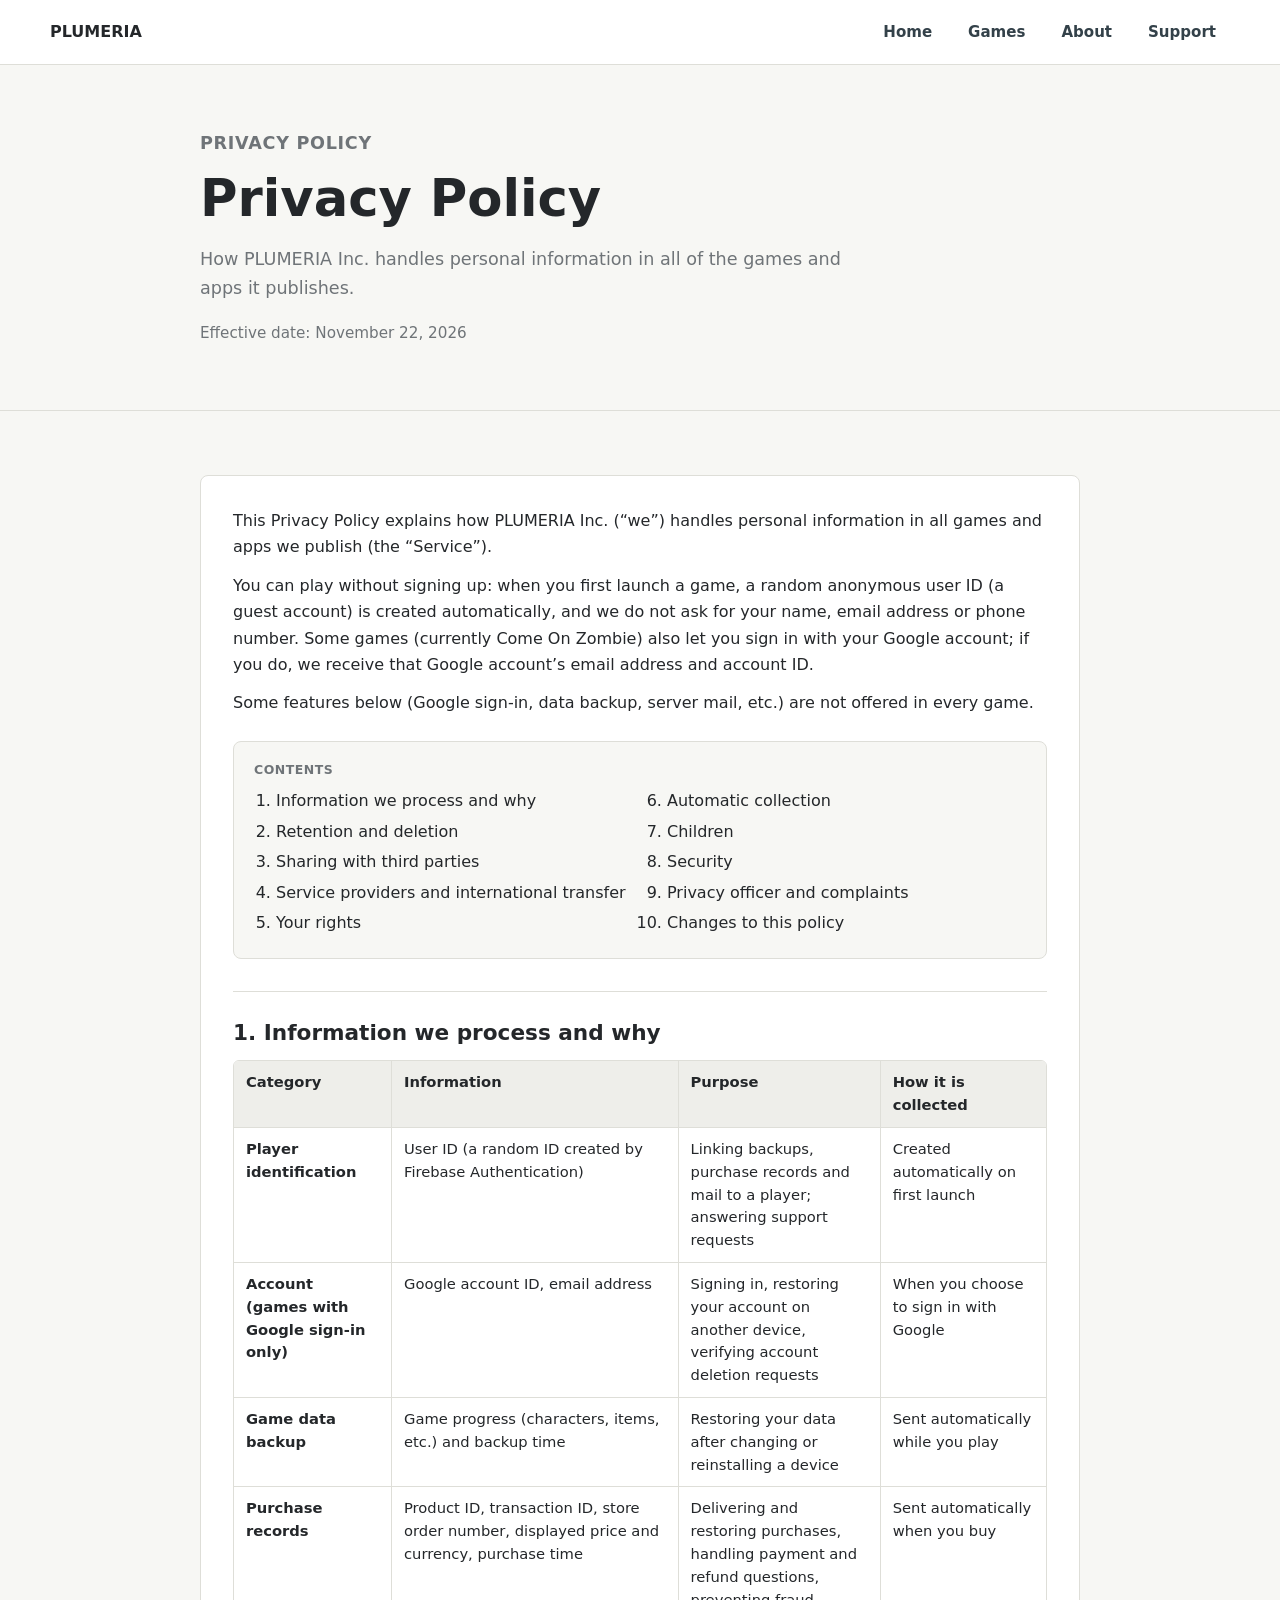
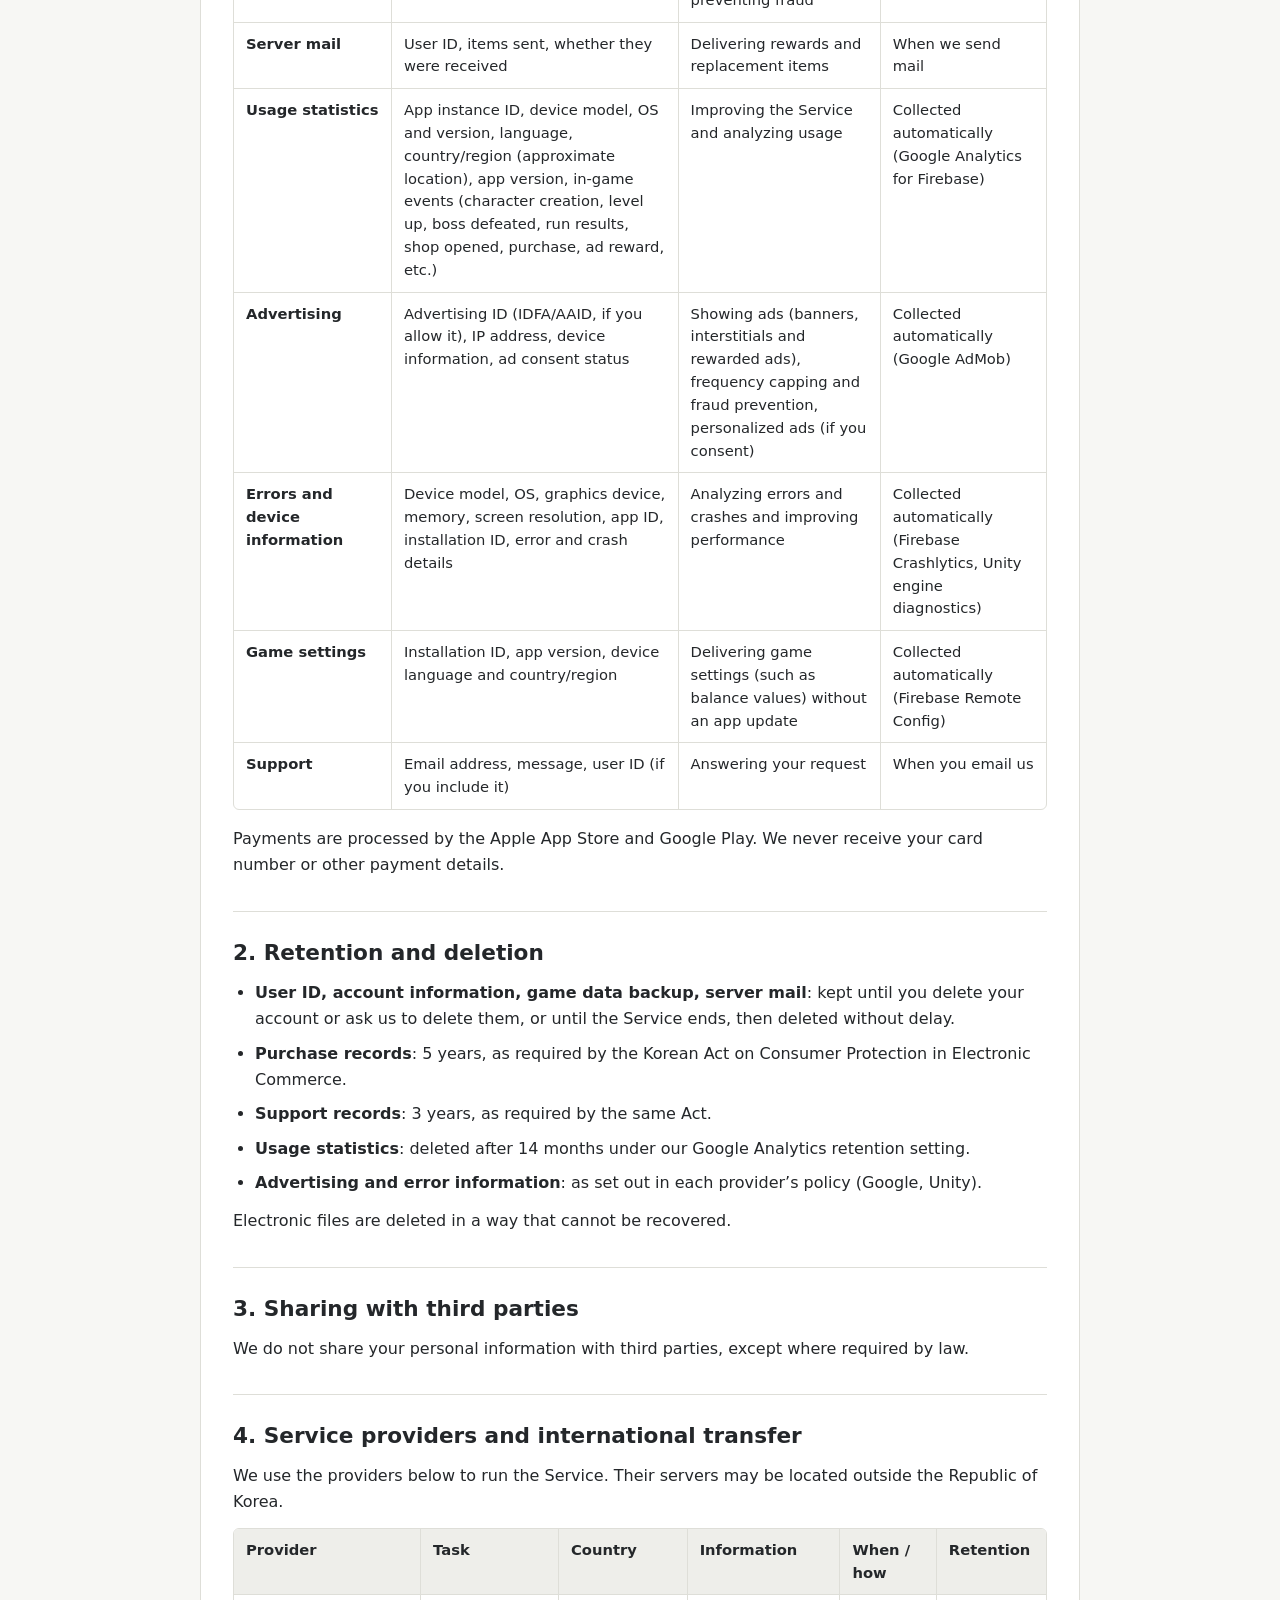
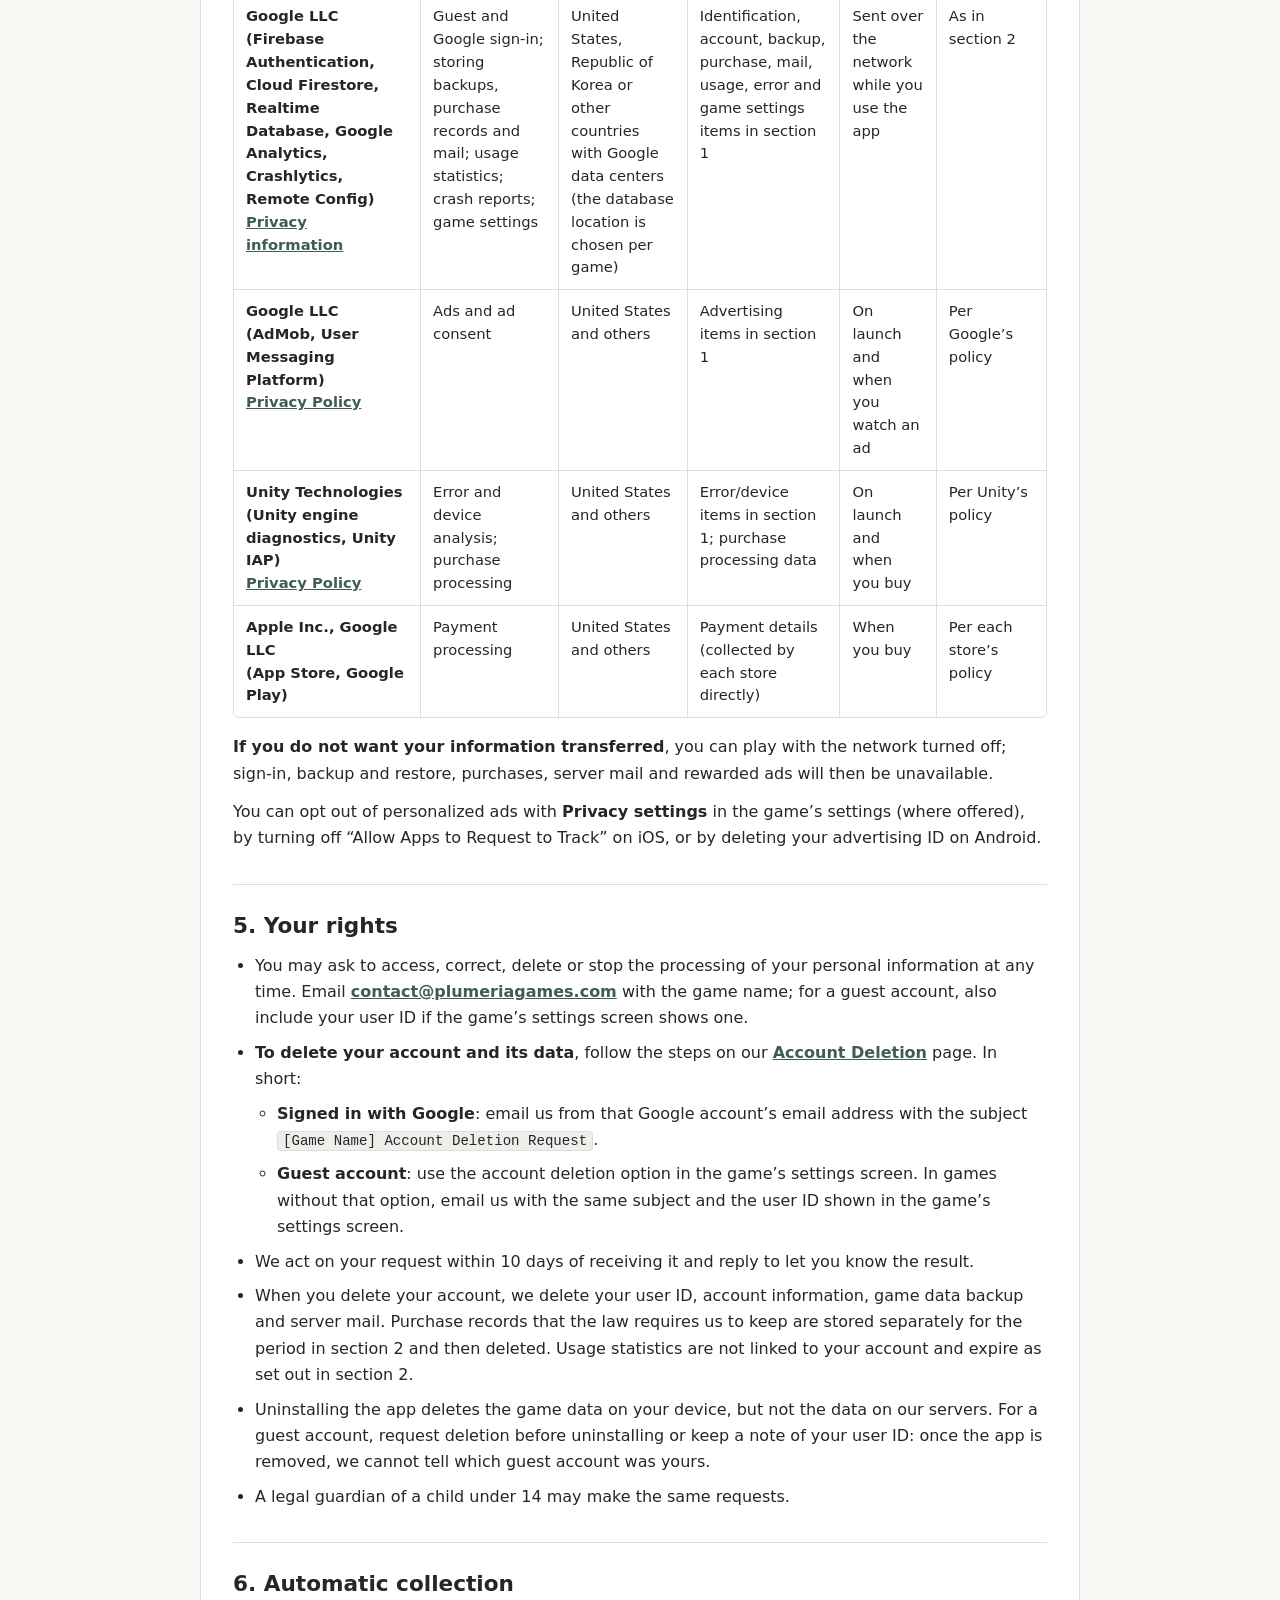
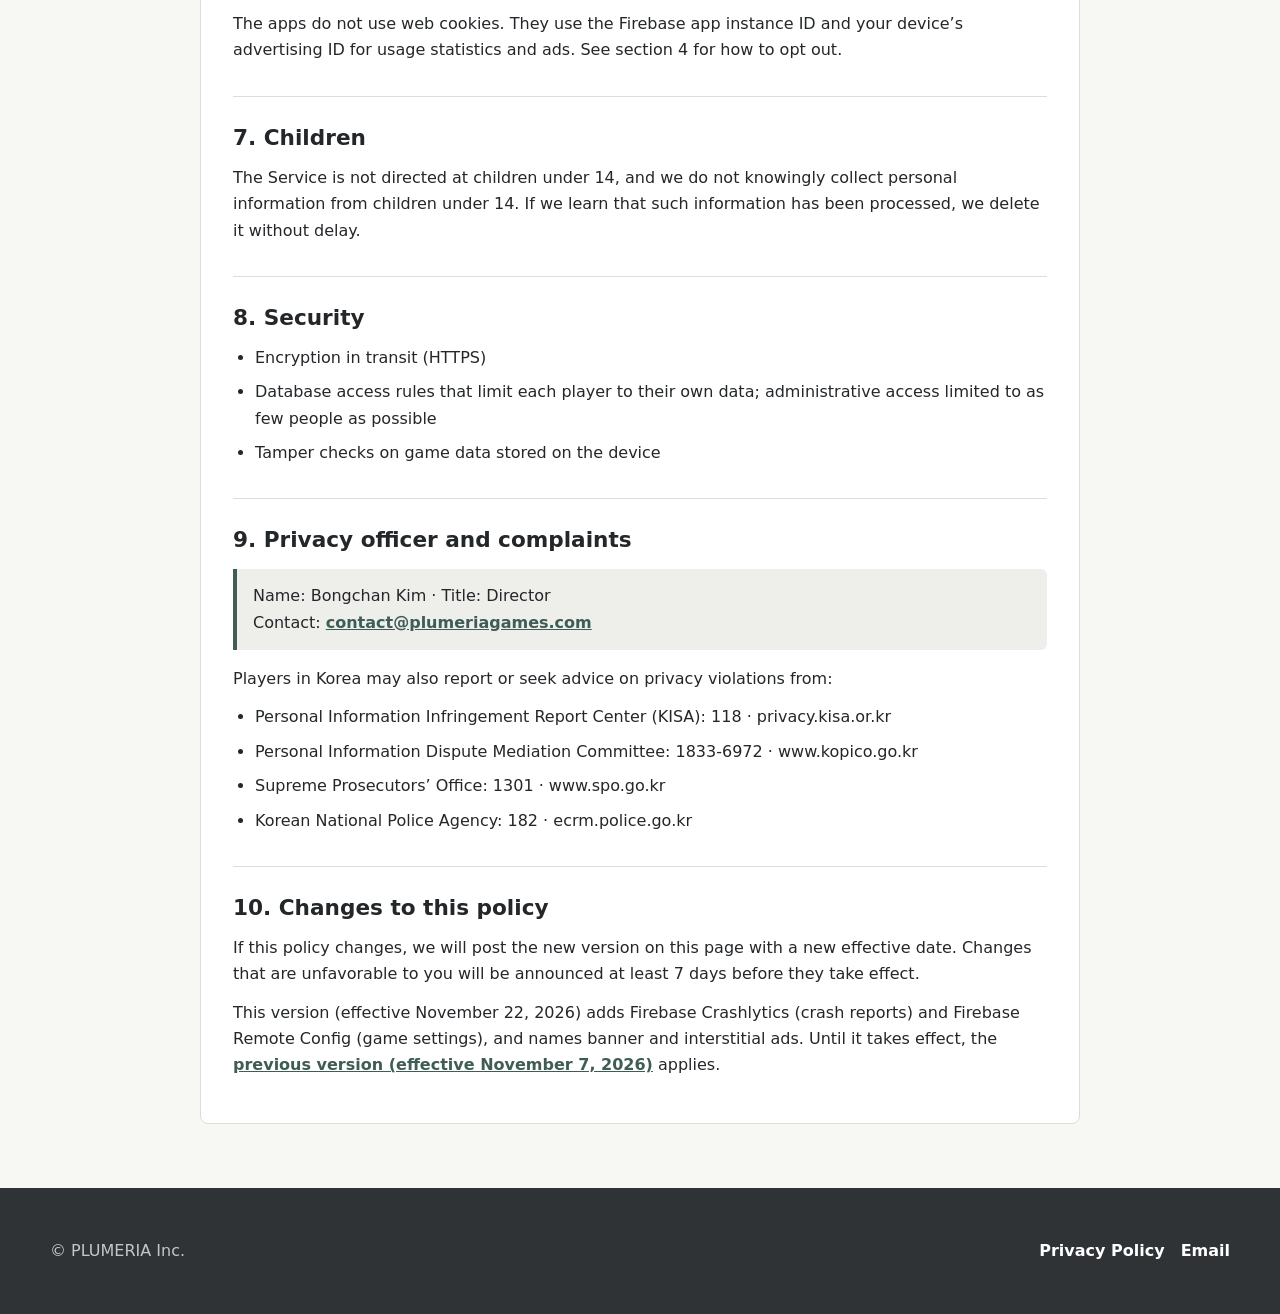
<file: privacy_policy.html>
<!DOCTYPE html>
<html lang="en">
	<head>
		<title>Privacy Policy - PLUMERIA</title>
		<meta charset="utf-8" />
		<meta name="viewport" content="width=device-width, initial-scale=1" />
		<meta name="description" content="How PLUMERIA Inc. handles personal information in all of its games and apps." />
		<link rel="stylesheet" href="assets/css/site.css" />
		<style>
			.container.narrow {
				width: min(880px, calc(100% - 32px));
			}

			.page-hero .meta {
				font-size: 0.95rem;
				margin: 0;
			}

			.policy-card {
				background: var(--surface);
				border: 1px solid var(--line);
				border-radius: 8px;
				padding: 32px;
			}

			.policy-card p,
			.policy-card li {
				overflow-wrap: anywhere;
			}

			.policy-card p {
				margin: 0 0 12px;
			}

			.policy-card ul {
				margin: 0 0 12px;
				padding-left: 22px;
			}

			.policy-card li {
				margin-bottom: 8px;
			}

			.policy-card ul ul {
				margin: 8px 0 0;
			}

			.policy-card a {
				color: var(--accent);
				font-weight: 600;
			}

			.policy-section {
				border-top: 1px solid var(--line);
				margin-top: 32px;
				padding-top: 28px;
				scroll-margin-top: 80px;
			}

			.policy-section h2 {
				font-size: 1.35rem;
				font-weight: 700;
				line-height: 1.2;
				margin: 0 0 14px;
			}

			.toc {
				background: var(--surface-soft);
				border: 1px solid var(--line);
				border-radius: 8px;
				margin-top: 24px;
				padding: 18px 20px;
			}

			.toc .eyebrow {
				margin-bottom: 8px;
			}

			.toc ol {
				columns: 2;
				column-gap: 32px;
				margin: 0;
				padding-left: 22px;
			}

			.toc li {
				break-inside: avoid;
				margin-bottom: 4px;
			}

			.toc a {
				color: var(--ink);
				font-weight: 500;
				text-decoration: none;
			}

			.toc a:hover {
				text-decoration: underline;
			}

			.table-wrap {
				border: 1px solid var(--line);
				border-radius: 6px;
				margin: 12px 0 16px;
				overflow-x: auto;
				-webkit-overflow-scrolling: touch;
			}

			.table-wrap table {
				border-collapse: collapse;
				font-size: 0.92rem;
				line-height: 1.55;
				min-width: 640px;
				width: 100%;
			}

			.table-wrap th,
			.table-wrap td {
				border-bottom: 1px solid var(--line);
				border-right: 1px solid var(--line);
				padding: 10px 12px;
				text-align: left;
				vertical-align: top;
			}

			.table-wrap th:last-child,
			.table-wrap td:last-child {
				border-right: 0;
			}

			.table-wrap tr:last-child td {
				border-bottom: 0;
			}

			.table-wrap th {
				background: var(--soft-fill);
				font-weight: 700;
			}

			.table-wrap td:first-child {
				font-weight: 600;
			}

			.scroll-hint {
				display: none;
			}

			.notice {
				background: var(--soft-fill);
				border-left: 4px solid var(--accent);
				border-radius: 0 6px 6px 0;
				margin: 16px 0;
				padding: 14px 16px;
			}

			.notice p:last-child {
				margin-bottom: 0;
			}

			code {
				background: var(--soft-fill);
				border: 1px solid var(--line);
				border-radius: 4px;
				font-family: ui-monospace, SFMono-Regular, Menlo, Consolas, monospace;
				font-size: 0.88em;
				overflow-wrap: anywhere;
				padding: 1px 5px;
			}

			@media screen and (max-width: 680px) {
				.container.narrow {
					width: min(100% - 24px, 880px);
				}

				.page-hero {
					padding: 44px 0;
				}

				.policy-card {
					padding: 22px 18px;
				}

				.toc ol {
					columns: 1;
				}

				.scroll-hint {
					color: var(--muted);
					display: block;
					font-size: 0.85rem;
					margin: 0 0 -4px;
				}
			}
		</style>
	</head>
	<body>
		<div class="site-shell">
			<header class="site-header">
				<div class="nav-wrap">
					<a class="brand" href="index.html" aria-label="PLUMERIA home">
						<span>PLUMERIA</span>
					</a>
					<button class="nav-toggle" type="button" data-nav-toggle>Menu</button>
					<nav class="nav-links" aria-label="Primary navigation">
						<a href="index.html">Home</a>
						<a href="games.html">Games</a>
						<a href="aboutus.html">About</a>
						<a href="support.html">Support</a>
					</nav>
				</div>
			</header>

			<main>
				<section class="page-hero">
					<div class="container narrow">
						<p class="eyebrow">Privacy Policy</p>
						<h1>Privacy Policy</h1>
						<p>
							How PLUMERIA Inc. handles personal information in all of the games and apps it publishes.
						</p>
						<p class="meta">Effective date: November 22, 2026</p>
					</div>
				</section>

				<section class="section">
					<div class="container narrow">
						<article class="policy-card">
							<p>
								This Privacy Policy explains how PLUMERIA Inc. (&ldquo;we&rdquo;) handles personal information
								in all games and apps we publish (the &ldquo;Service&rdquo;).
							</p>
							<p>
								You can play without signing up: when you first launch a game, a random anonymous user ID
								(a guest account) is created automatically, and we do not ask for your name, email address
								or phone number. Some games (currently Come On Zombie) also let you sign in with your Google
								account; if you do, we receive that Google account&rsquo;s email address and account ID.
							</p>
							<p>
								Some features below (Google sign-in, data backup, server mail, etc.) are not offered in every game.
							</p>

							<nav class="toc" aria-label="Contents">
								<p class="eyebrow">Contents</p>
								<ol>
									<li><a href="#information">Information we process and why</a></li>
									<li><a href="#retention">Retention and deletion</a></li>
									<li><a href="#sharing">Sharing with third parties</a></li>
									<li><a href="#providers">Service providers and international transfer</a></li>
									<li><a href="#rights">Your rights</a></li>
									<li><a href="#automatic">Automatic collection</a></li>
									<li><a href="#children">Children</a></li>
									<li><a href="#security">Security</a></li>
									<li><a href="#contact">Privacy officer and complaints</a></li>
									<li><a href="#changes">Changes to this policy</a></li>
								</ol>
							</nav>

							<section class="policy-section" id="information">
								<h2>1. Information we process and why</h2>
								<p class="scroll-hint">Scroll the table sideways to see every column.</p>
								<div class="table-wrap" role="region" aria-label="Information we process" tabindex="0">
									<table>
										<tr>
											<th>Category</th>
											<th>Information</th>
											<th>Purpose</th>
											<th>How it is collected</th>
										</tr>
										<tr>
											<td>Player identification</td>
											<td>User ID (a random ID created by Firebase Authentication)</td>
											<td>Linking backups, purchase records and mail to a player; answering support requests</td>
											<td>Created automatically on first launch</td>
										</tr>
										<tr>
											<td>Account (games with Google sign-in only)</td>
											<td>Google account ID, email address</td>
											<td>Signing in, restoring your account on another device, verifying account deletion requests</td>
											<td>When you choose to sign in with Google</td>
										</tr>
										<tr>
											<td>Game data backup</td>
											<td>Game progress (characters, items, etc.) and backup time</td>
											<td>Restoring your data after changing or reinstalling a device</td>
											<td>Sent automatically while you play</td>
										</tr>
										<tr>
											<td>Purchase records</td>
											<td>Product ID, transaction ID, store order number, displayed price and currency, purchase time</td>
											<td>Delivering and restoring purchases, handling payment and refund questions, preventing fraud</td>
											<td>Sent automatically when you buy</td>
										</tr>
										<tr>
											<td>Server mail</td>
											<td>User ID, items sent, whether they were received</td>
											<td>Delivering rewards and replacement items</td>
											<td>When we send mail</td>
										</tr>
										<tr>
											<td>Usage statistics</td>
											<td>App instance ID, device model, OS and version, language, country/region (approximate location), app version, in-game events (character creation, level up, boss defeated, run results, shop opened, purchase, ad reward, etc.)</td>
											<td>Improving the Service and analyzing usage</td>
											<td>Collected automatically (Google Analytics for Firebase)</td>
										</tr>
										<tr>
											<td>Advertising</td>
											<td>Advertising ID (IDFA/AAID, if you allow it), IP address, device information, ad consent status</td>
											<td>Showing ads (banners, interstitials and rewarded ads), frequency capping and fraud prevention, personalized ads (if you consent)</td>
											<td>Collected automatically (Google AdMob)</td>
										</tr>
										<tr>
											<td>Errors and device information</td>
											<td>Device model, OS, graphics device, memory, screen resolution, app ID, installation ID, error and crash details</td>
											<td>Analyzing errors and crashes and improving performance</td>
											<td>Collected automatically (Firebase Crashlytics, Unity engine diagnostics)</td>
										</tr>
										<tr>
											<td>Game settings</td>
											<td>Installation ID, app version, device language and country/region</td>
											<td>Delivering game settings (such as balance values) without an app update</td>
											<td>Collected automatically (Firebase Remote Config)</td>
										</tr>
										<tr>
											<td>Support</td>
											<td>Email address, message, user ID (if you include it)</td>
											<td>Answering your request</td>
											<td>When you email us</td>
										</tr>
									</table>
								</div>
								<p>
									Payments are processed by the Apple App Store and Google Play. We never receive your card number
									or other payment details.
								</p>
							</section>

							<section class="policy-section" id="retention">
								<h2>2. Retention and deletion</h2>
								<ul>
									<li>
										<strong>User ID, account information, game data backup, server mail</strong>: kept until you
										delete your account or ask us to delete them, or until the Service ends, then deleted without delay.
									</li>
									<li>
										<strong>Purchase records</strong>: 5 years, as required by the Korean Act on Consumer Protection
										in Electronic Commerce.
									</li>
									<li><strong>Support records</strong>: 3 years, as required by the same Act.</li>
									<li>
										<strong>Usage statistics</strong>: deleted after 14 months under our Google Analytics retention setting.
									</li>
									<li>
										<strong>Advertising and error information</strong>: as set out in each provider&rsquo;s policy
										(Google, Unity).
									</li>
								</ul>
								<p>Electronic files are deleted in a way that cannot be recovered.</p>
							</section>

							<section class="policy-section" id="sharing">
								<h2>3. Sharing with third parties</h2>
								<p>We do not share your personal information with third parties, except where required by law.</p>
							</section>

							<section class="policy-section" id="providers">
								<h2>4. Service providers and international transfer</h2>
								<p>
									We use the providers below to run the Service. Their servers may be located outside the
									Republic of Korea.
								</p>
								<p class="scroll-hint">Scroll the table sideways to see every column.</p>
								<div class="table-wrap" role="region" aria-label="Service providers" tabindex="0">
									<table>
										<tr>
											<th>Provider</th>
											<th>Task</th>
											<th>Country</th>
											<th>Information</th>
											<th>When / how</th>
											<th>Retention</th>
										</tr>
										<tr>
											<td>
												Google LLC<br />(Firebase Authentication, Cloud Firestore, Realtime Database, Google Analytics, Crashlytics, Remote Config)<br />
												<a href="https://firebase.google.com/support/privacy">Privacy information</a>
											</td>
											<td>Guest and Google sign-in; storing backups, purchase records and mail; usage statistics; crash reports; game settings</td>
											<td>United States, Republic of Korea or other countries with Google data centers (the database location is chosen per game)</td>
											<td>Identification, account, backup, purchase, mail, usage, error and game settings items in section 1</td>
											<td>Sent over the network while you use the app</td>
											<td>As in section 2</td>
										</tr>
										<tr>
											<td>
												Google LLC<br />(AdMob, User Messaging Platform)<br />
												<a href="https://policies.google.com/privacy">Privacy Policy</a>
											</td>
											<td>Ads and ad consent</td>
											<td>United States and others</td>
											<td>Advertising items in section 1</td>
											<td>On launch and when you watch an ad</td>
											<td>Per Google&rsquo;s policy</td>
										</tr>
										<tr>
											<td>
												Unity Technologies<br />(Unity engine diagnostics, Unity IAP)<br />
												<a href="https://unity.com/legal/privacy-policy">Privacy Policy</a>
											</td>
											<td>Error and device analysis; purchase processing</td>
											<td>United States and others</td>
											<td>Error/device items in section 1; purchase processing data</td>
											<td>On launch and when you buy</td>
											<td>Per Unity&rsquo;s policy</td>
										</tr>
										<tr>
											<td>Apple Inc., Google LLC<br />(App Store, Google Play)</td>
											<td>Payment processing</td>
											<td>United States and others</td>
											<td>Payment details (collected by each store directly)</td>
											<td>When you buy</td>
											<td>Per each store&rsquo;s policy</td>
										</tr>
									</table>
								</div>
								<p>
									<strong>If you do not want your information transferred</strong>, you can play with the network
									turned off; sign-in, backup and restore, purchases, server mail and rewarded ads will then be unavailable.
								</p>
								<p>
									You can opt out of personalized ads with <strong>Privacy settings</strong> in the game&rsquo;s settings
									(where offered), by turning off &ldquo;Allow Apps to Request to Track&rdquo; on iOS, or by deleting your
									advertising ID on Android.
								</p>
							</section>

							<section class="policy-section" id="rights">
								<h2>5. Your rights</h2>
								<ul>
									<li>
										You may ask to access, correct, delete or stop the processing of your personal information at any
										time. Email <a href="mailto:contact@plumeriagames.com">contact@plumeriagames.com</a> with the game
										name; for a guest account, also include your user ID if the game&rsquo;s settings screen shows one.
									</li>
									<li>
										<strong>To delete your account and its data</strong>, follow the steps on our
										<a href="account-deletion.html">Account Deletion</a> page. In short:
										<ul>
											<li>
												<strong>Signed in with Google</strong>: email us from that Google account&rsquo;s email address
												with the subject <code>[Game Name] Account Deletion Request</code>.
											</li>
											<li>
												<strong>Guest account</strong>: use the account deletion option in the game&rsquo;s settings screen.
												In games without that option, email us with the same subject and the user ID shown in the
												game&rsquo;s settings screen.
											</li>
										</ul>
									</li>
									<li>We act on your request within 10 days of receiving it and reply to let you know the result.</li>
									<li>
										When you delete your account, we delete your user ID, account information, game data backup and server
										mail. Purchase records that the law requires us to keep are stored separately for the period in
										section 2 and then deleted. Usage statistics are not linked to your account and expire as set out in
										section 2.
									</li>
									<li>
										Uninstalling the app deletes the game data on your device, but not the data on our servers. For a
										guest account, request deletion before uninstalling or keep a note of your user ID: once the app is
										removed, we cannot tell which guest account was yours.
									</li>
									<li>A legal guardian of a child under 14 may make the same requests.</li>
								</ul>
							</section>

							<section class="policy-section" id="automatic">
								<h2>6. Automatic collection</h2>
								<p>
									The apps do not use web cookies. They use the Firebase app instance ID and your device&rsquo;s
									advertising ID for usage statistics and ads. See section 4 for how to opt out.
								</p>
							</section>

							<section class="policy-section" id="children">
								<h2>7. Children</h2>
								<p>
									The Service is not directed at children under 14, and we do not knowingly collect personal
									information from children under 14. If we learn that such information has been processed, we
									delete it without delay.
								</p>
							</section>

							<section class="policy-section" id="security">
								<h2>8. Security</h2>
								<ul>
									<li>Encryption in transit (HTTPS)</li>
									<li>
										Database access rules that limit each player to their own data; administrative access limited to
										as few people as possible
									</li>
									<li>Tamper checks on game data stored on the device</li>
								</ul>
							</section>

							<section class="policy-section" id="contact">
								<h2>9. Privacy officer and complaints</h2>
								<div class="notice">
									<p>
										Name: Bongchan Kim &middot; Title: Director<br />
										Contact: <a href="mailto:contact@plumeriagames.com">contact@plumeriagames.com</a>
									</p>
								</div>
								<p>Players in Korea may also report or seek advice on privacy violations from:</p>
								<ul>
									<li>Personal Information Infringement Report Center (KISA): 118 &middot; privacy.kisa.or.kr</li>
									<li>Personal Information Dispute Mediation Committee: 1833-6972 &middot; www.kopico.go.kr</li>
									<li>Supreme Prosecutors&rsquo; Office: 1301 &middot; www.spo.go.kr</li>
									<li>Korean National Police Agency: 182 &middot; ecrm.police.go.kr</li>
								</ul>
							</section>

							<section class="policy-section" id="changes">
								<h2>10. Changes to this policy</h2>
								<p>
									If this policy changes, we will post the new version on this page with a new effective date.
									Changes that are unfavorable to you will be announced at least 7 days before they take effect.
								</p>
								<p>
									This version (effective November 22, 2026) adds Firebase Crashlytics (crash reports) and
									Firebase Remote Config (game settings), and names banner and interstitial ads. Until it takes
									effect, the <a href="privacy_policy_2026-11-07.html">previous version (effective November 7, 2026)</a> applies.
								</p>
							</section>
						</article>
					</div>
				</section>
			</main>

			<footer class="site-footer">
				<div class="container footer-inner">
					<p>&copy; PLUMERIA Inc.</p>
					<div class="footer-links">
						<a href="privacy_policy.html">Privacy Policy</a>
						<a href="mailto:contact@plumeriagames.com">Email</a>
					</div>
				</div>
			</footer>
		</div>
		<script src="assets/js/site.js"></script>
	</body>
</html>
</file>
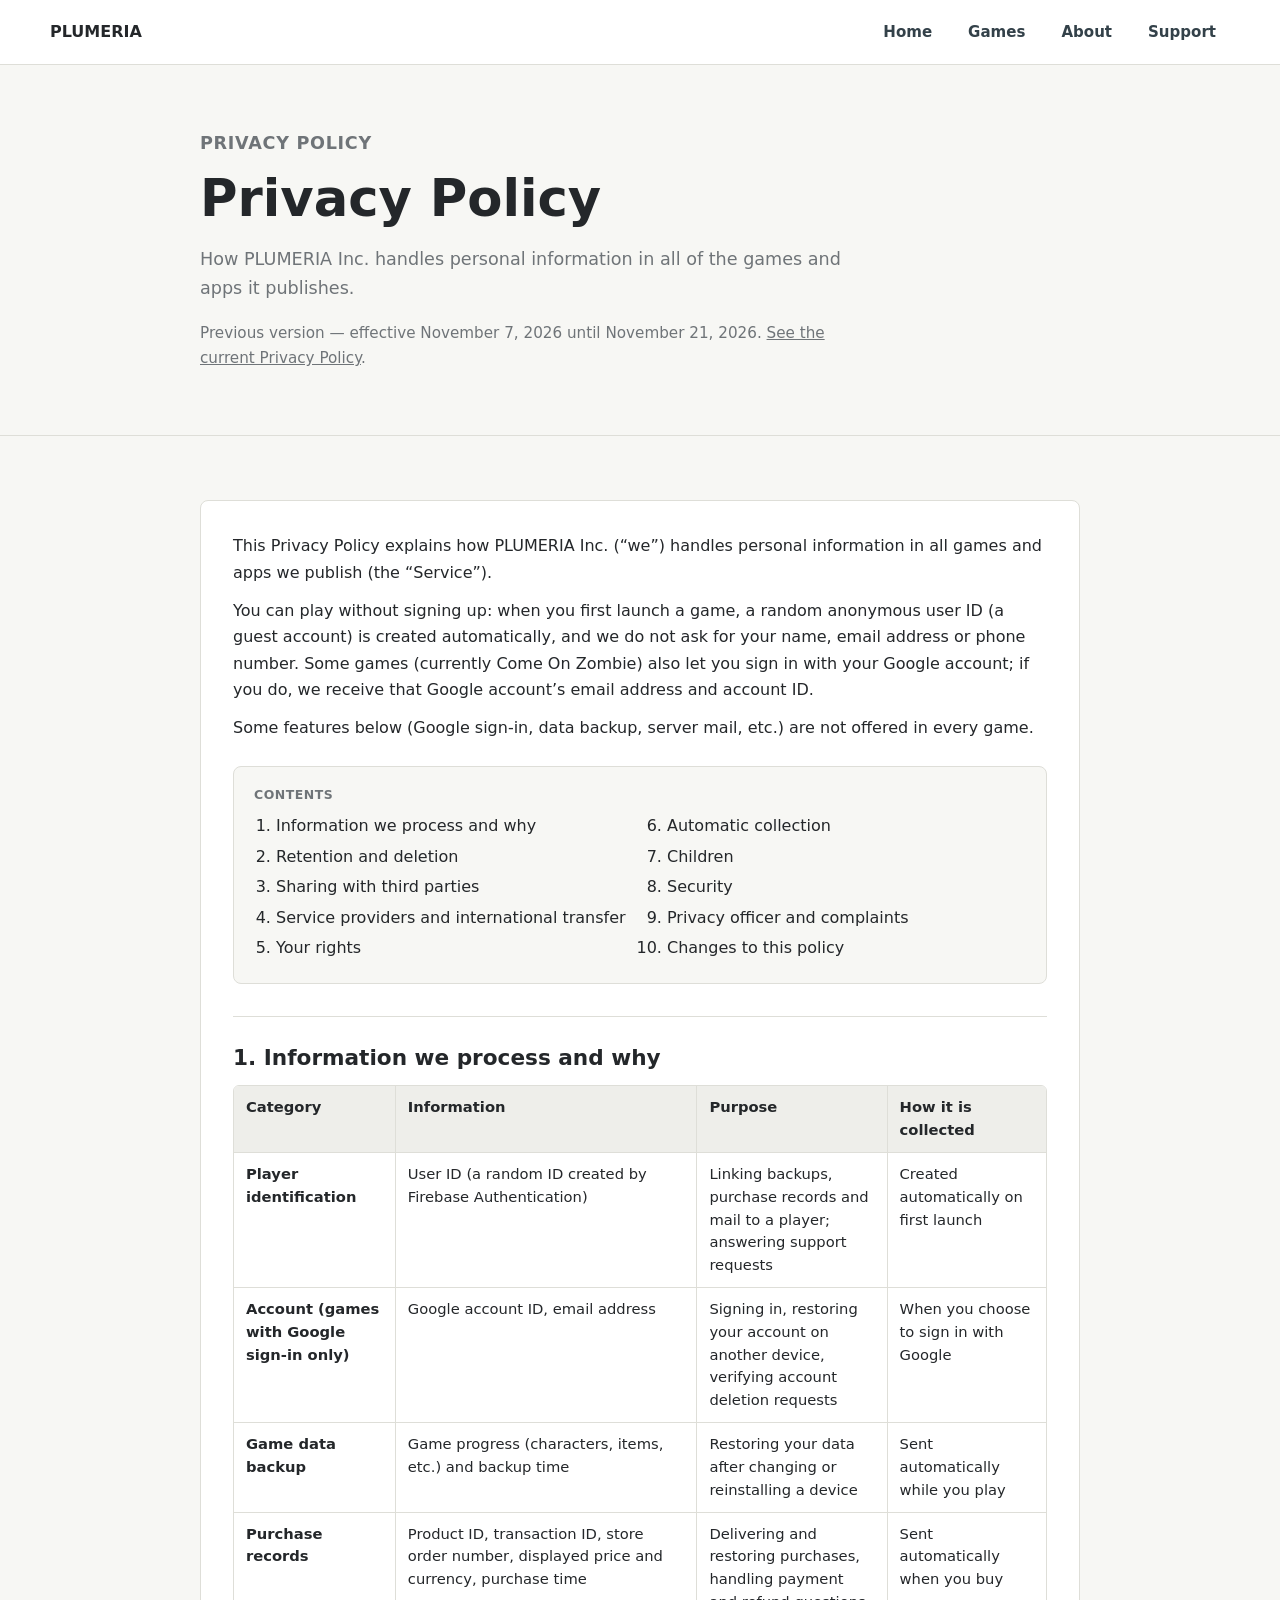
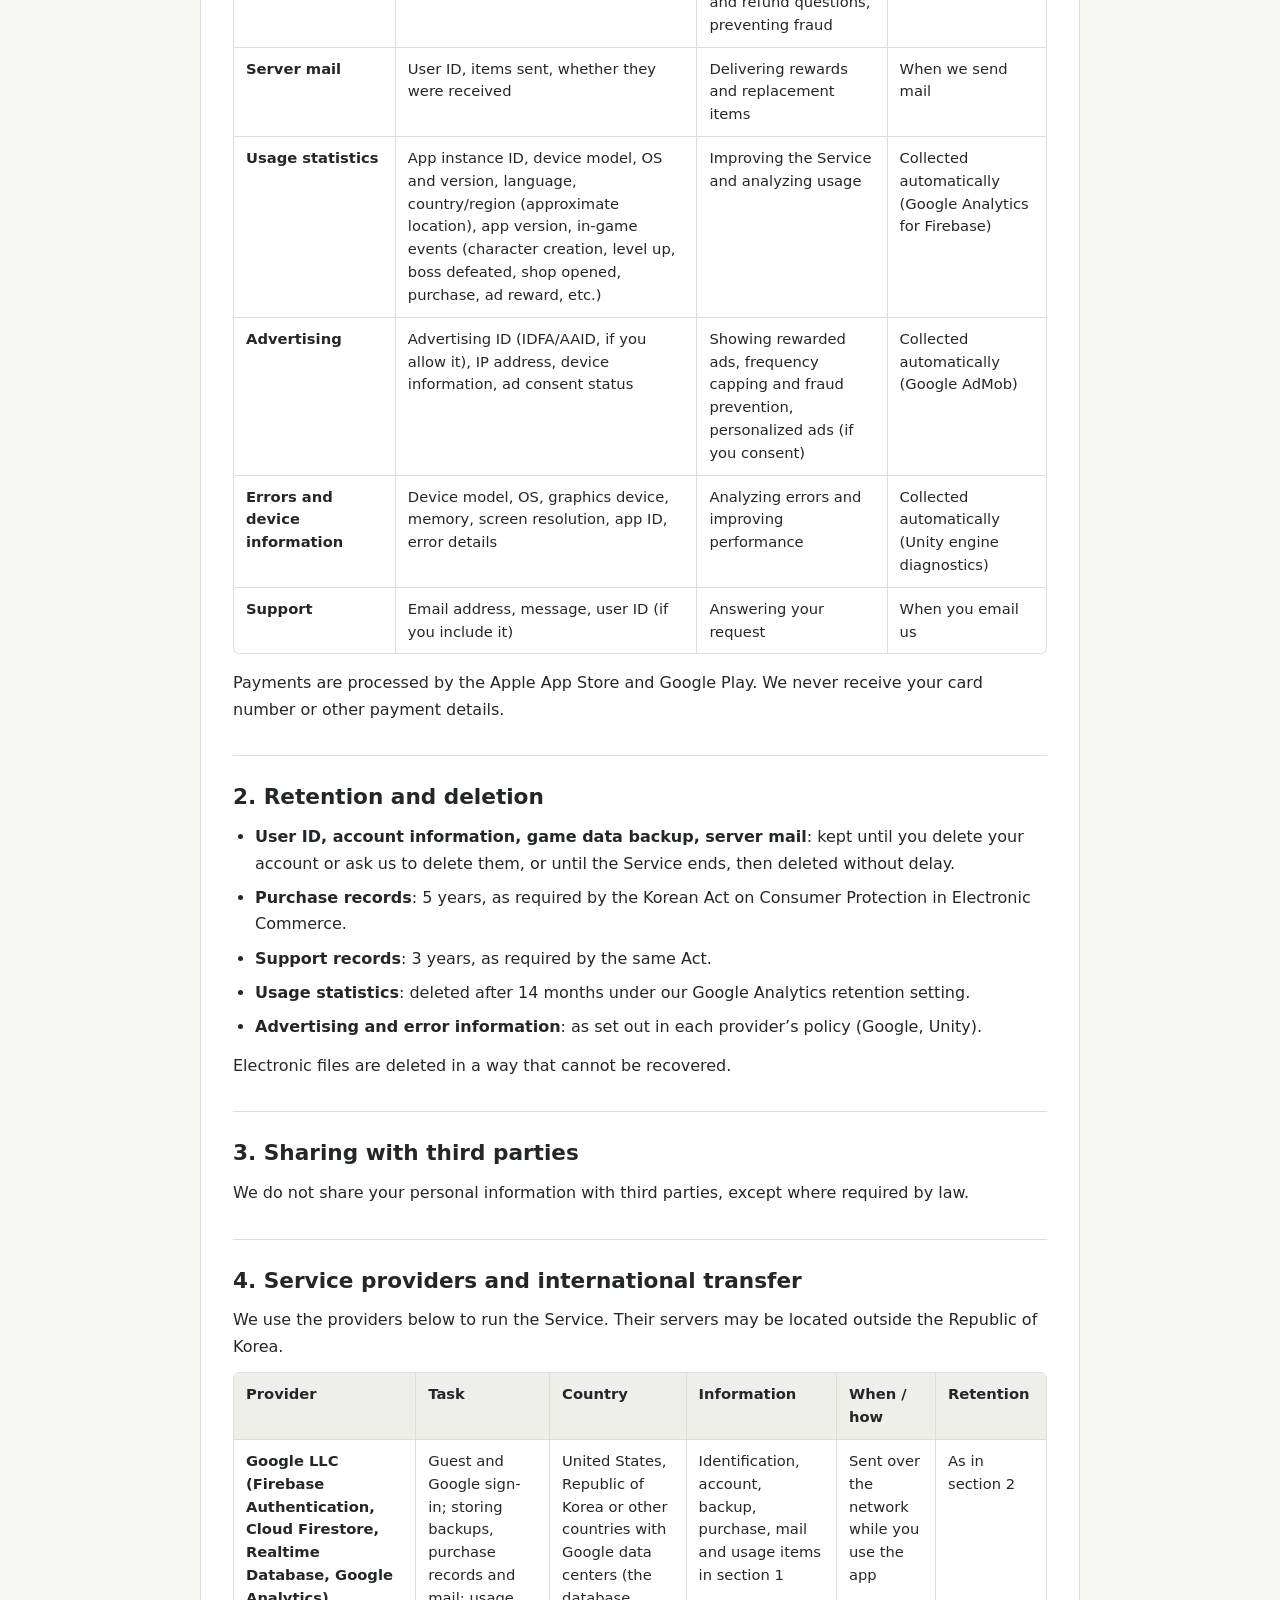
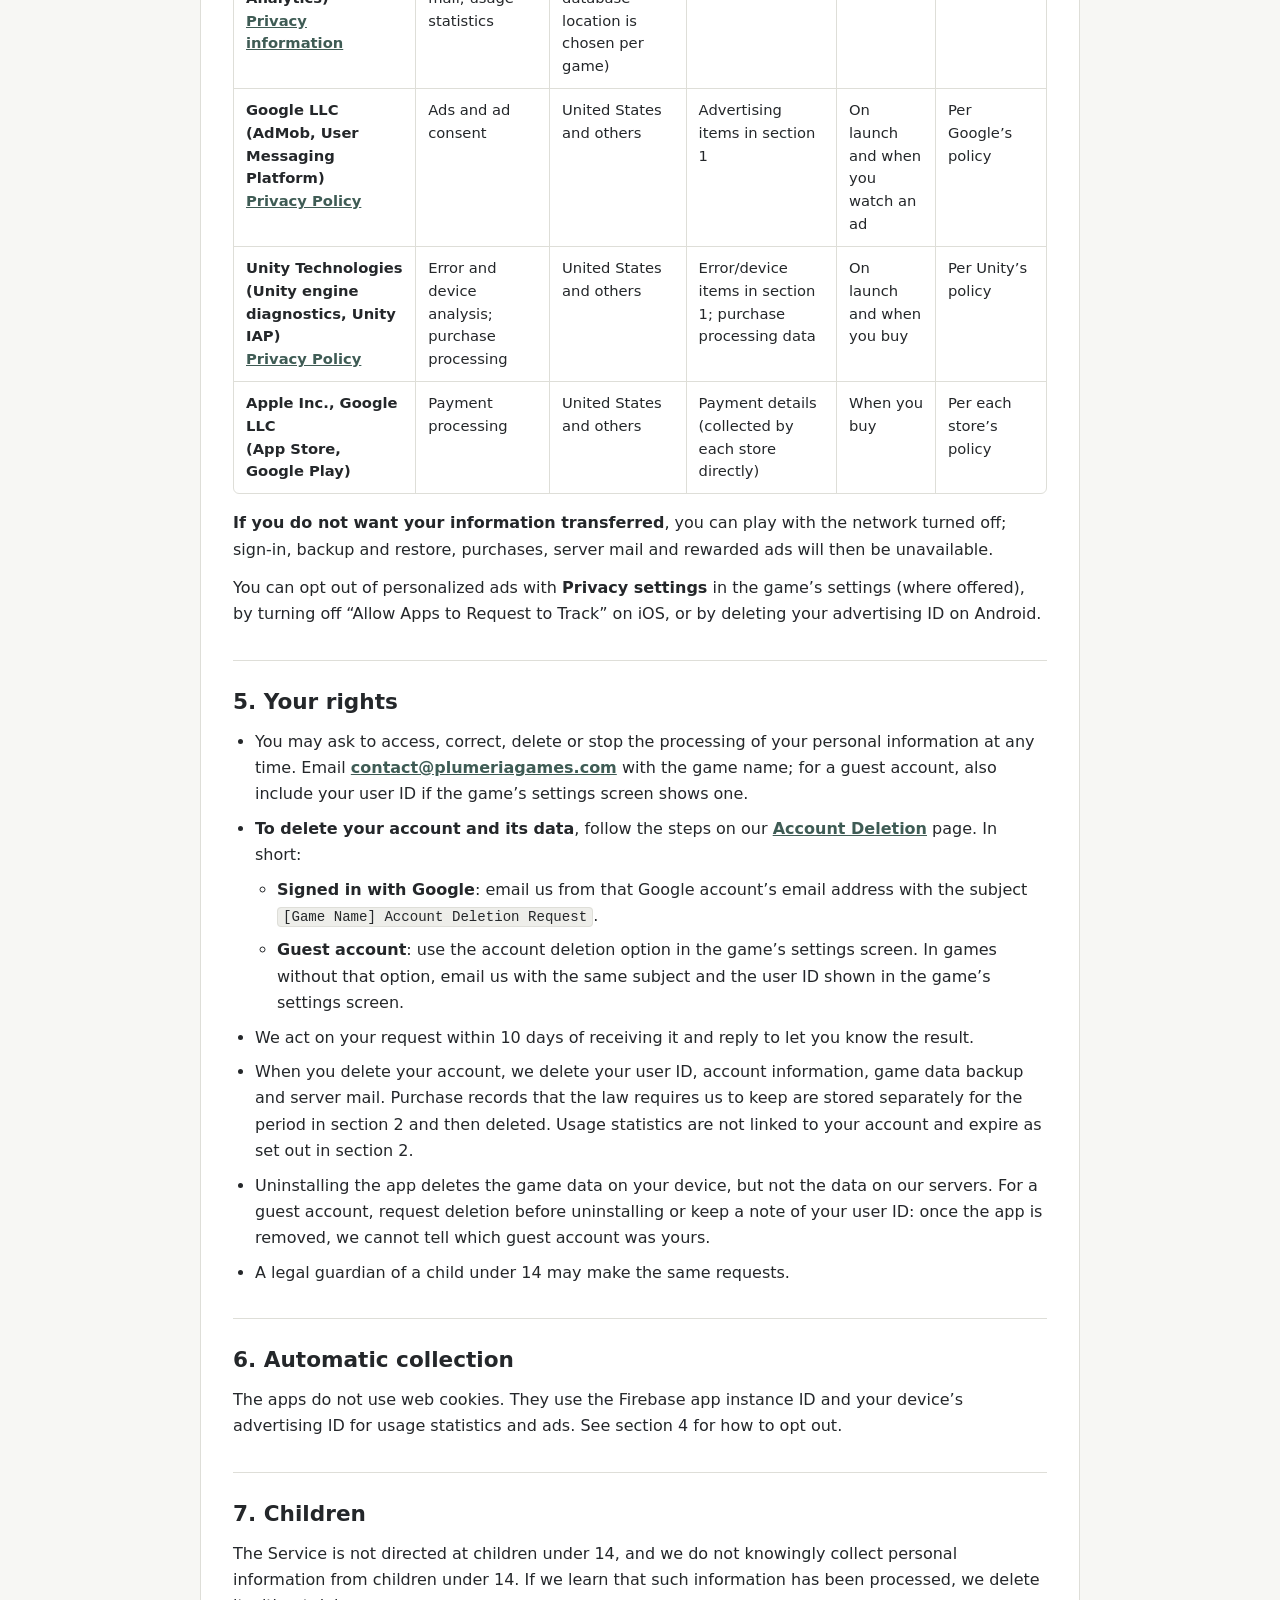
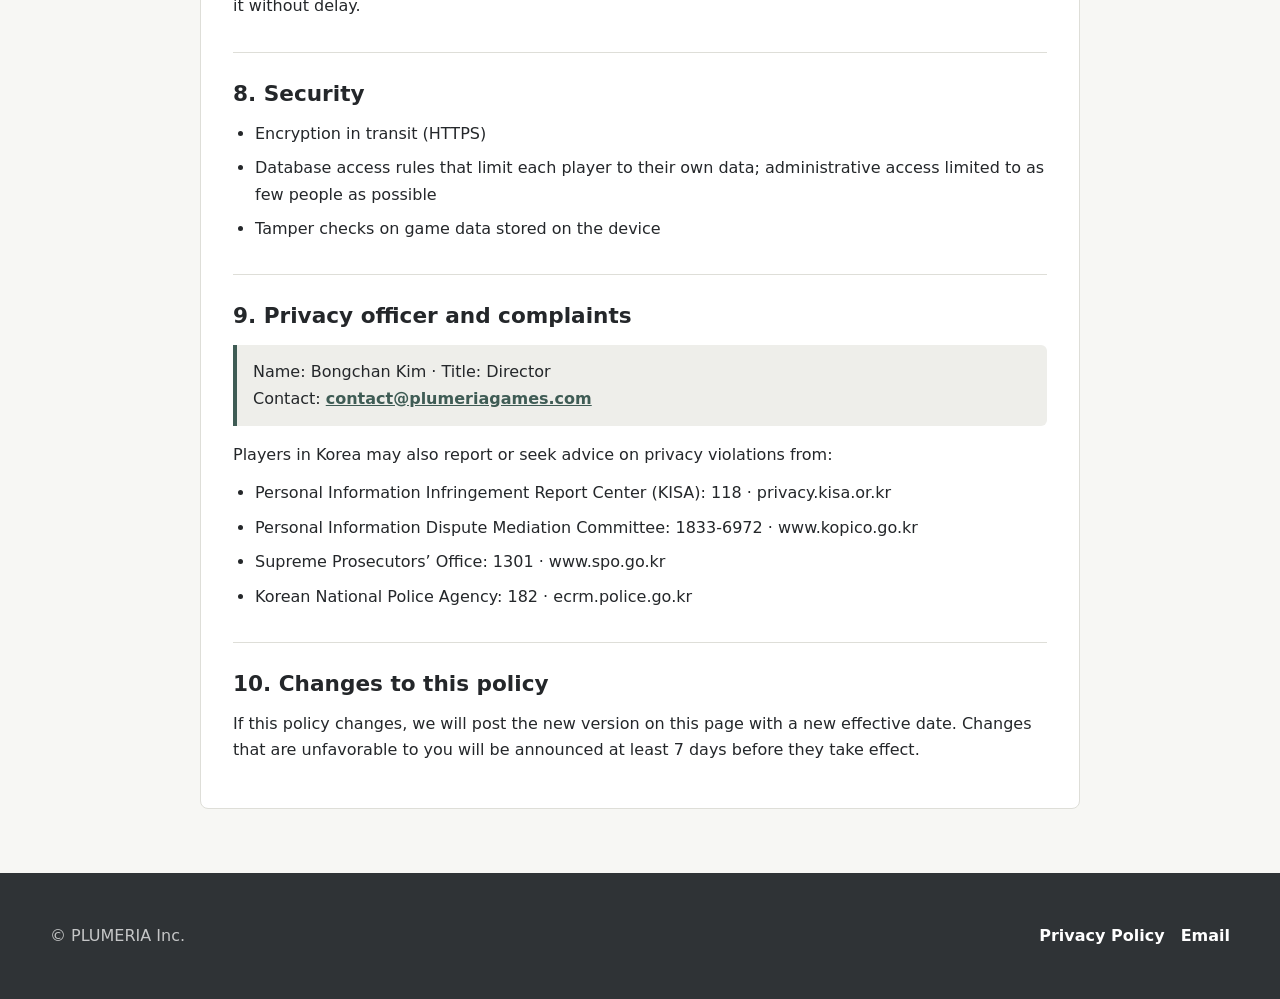
<file: privacy_policy_2026-11-07.html>
<!DOCTYPE html>
<html lang="en">
	<head>
		<title>Privacy Policy - PLUMERIA</title>
		<meta charset="utf-8" />
		<meta name="viewport" content="width=device-width, initial-scale=1" />
		<meta name="description" content="How PLUMERIA Inc. handles personal information in all of its games and apps." />
		<link rel="stylesheet" href="assets/css/site.css" />
		<style>
			.container.narrow {
				width: min(880px, calc(100% - 32px));
			}

			.page-hero .meta {
				font-size: 0.95rem;
				margin: 0;
			}

			.policy-card {
				background: var(--surface);
				border: 1px solid var(--line);
				border-radius: 8px;
				padding: 32px;
			}

			.policy-card p,
			.policy-card li {
				overflow-wrap: anywhere;
			}

			.policy-card p {
				margin: 0 0 12px;
			}

			.policy-card ul {
				margin: 0 0 12px;
				padding-left: 22px;
			}

			.policy-card li {
				margin-bottom: 8px;
			}

			.policy-card ul ul {
				margin: 8px 0 0;
			}

			.policy-card a {
				color: var(--accent);
				font-weight: 600;
			}

			.policy-section {
				border-top: 1px solid var(--line);
				margin-top: 32px;
				padding-top: 28px;
				scroll-margin-top: 80px;
			}

			.policy-section h2 {
				font-size: 1.35rem;
				font-weight: 700;
				line-height: 1.2;
				margin: 0 0 14px;
			}

			.toc {
				background: var(--surface-soft);
				border: 1px solid var(--line);
				border-radius: 8px;
				margin-top: 24px;
				padding: 18px 20px;
			}

			.toc .eyebrow {
				margin-bottom: 8px;
			}

			.toc ol {
				columns: 2;
				column-gap: 32px;
				margin: 0;
				padding-left: 22px;
			}

			.toc li {
				break-inside: avoid;
				margin-bottom: 4px;
			}

			.toc a {
				color: var(--ink);
				font-weight: 500;
				text-decoration: none;
			}

			.toc a:hover {
				text-decoration: underline;
			}

			.table-wrap {
				border: 1px solid var(--line);
				border-radius: 6px;
				margin: 12px 0 16px;
				overflow-x: auto;
				-webkit-overflow-scrolling: touch;
			}

			.table-wrap table {
				border-collapse: collapse;
				font-size: 0.92rem;
				line-height: 1.55;
				min-width: 640px;
				width: 100%;
			}

			.table-wrap th,
			.table-wrap td {
				border-bottom: 1px solid var(--line);
				border-right: 1px solid var(--line);
				padding: 10px 12px;
				text-align: left;
				vertical-align: top;
			}

			.table-wrap th:last-child,
			.table-wrap td:last-child {
				border-right: 0;
			}

			.table-wrap tr:last-child td {
				border-bottom: 0;
			}

			.table-wrap th {
				background: var(--soft-fill);
				font-weight: 700;
			}

			.table-wrap td:first-child {
				font-weight: 600;
			}

			.scroll-hint {
				display: none;
			}

			.notice {
				background: var(--soft-fill);
				border-left: 4px solid var(--accent);
				border-radius: 0 6px 6px 0;
				margin: 16px 0;
				padding: 14px 16px;
			}

			.notice p:last-child {
				margin-bottom: 0;
			}

			code {
				background: var(--soft-fill);
				border: 1px solid var(--line);
				border-radius: 4px;
				font-family: ui-monospace, SFMono-Regular, Menlo, Consolas, monospace;
				font-size: 0.88em;
				overflow-wrap: anywhere;
				padding: 1px 5px;
			}

			@media screen and (max-width: 680px) {
				.container.narrow {
					width: min(100% - 24px, 880px);
				}

				.page-hero {
					padding: 44px 0;
				}

				.policy-card {
					padding: 22px 18px;
				}

				.toc ol {
					columns: 1;
				}

				.scroll-hint {
					color: var(--muted);
					display: block;
					font-size: 0.85rem;
					margin: 0 0 -4px;
				}
			}
		</style>
	</head>
	<body>
		<div class="site-shell">
			<header class="site-header">
				<div class="nav-wrap">
					<a class="brand" href="index.html" aria-label="PLUMERIA home">
						<span>PLUMERIA</span>
					</a>
					<button class="nav-toggle" type="button" data-nav-toggle>Menu</button>
					<nav class="nav-links" aria-label="Primary navigation">
						<a href="index.html">Home</a>
						<a href="games.html">Games</a>
						<a href="aboutus.html">About</a>
						<a href="support.html">Support</a>
					</nav>
				</div>
			</header>

			<main>
				<section class="page-hero">
					<div class="container narrow">
						<p class="eyebrow">Privacy Policy</p>
						<h1>Privacy Policy</h1>
						<p>
							How PLUMERIA Inc. handles personal information in all of the games and apps it publishes.
						</p>
						<p class="meta">Previous version — effective November 7, 2026 until November 21, 2026. <a href="privacy_policy.html">See the current Privacy Policy</a>.</p>
					</div>
				</section>

				<section class="section">
					<div class="container narrow">
						<article class="policy-card">
							<p>
								This Privacy Policy explains how PLUMERIA Inc. (&ldquo;we&rdquo;) handles personal information
								in all games and apps we publish (the &ldquo;Service&rdquo;).
							</p>
							<p>
								You can play without signing up: when you first launch a game, a random anonymous user ID
								(a guest account) is created automatically, and we do not ask for your name, email address
								or phone number. Some games (currently Come On Zombie) also let you sign in with your Google
								account; if you do, we receive that Google account&rsquo;s email address and account ID.
							</p>
							<p>
								Some features below (Google sign-in, data backup, server mail, etc.) are not offered in every game.
							</p>

							<nav class="toc" aria-label="Contents">
								<p class="eyebrow">Contents</p>
								<ol>
									<li><a href="#information">Information we process and why</a></li>
									<li><a href="#retention">Retention and deletion</a></li>
									<li><a href="#sharing">Sharing with third parties</a></li>
									<li><a href="#providers">Service providers and international transfer</a></li>
									<li><a href="#rights">Your rights</a></li>
									<li><a href="#automatic">Automatic collection</a></li>
									<li><a href="#children">Children</a></li>
									<li><a href="#security">Security</a></li>
									<li><a href="#contact">Privacy officer and complaints</a></li>
									<li><a href="#changes">Changes to this policy</a></li>
								</ol>
							</nav>

							<section class="policy-section" id="information">
								<h2>1. Information we process and why</h2>
								<p class="scroll-hint">Scroll the table sideways to see every column.</p>
								<div class="table-wrap" role="region" aria-label="Information we process" tabindex="0">
									<table>
										<tr>
											<th>Category</th>
											<th>Information</th>
											<th>Purpose</th>
											<th>How it is collected</th>
										</tr>
										<tr>
											<td>Player identification</td>
											<td>User ID (a random ID created by Firebase Authentication)</td>
											<td>Linking backups, purchase records and mail to a player; answering support requests</td>
											<td>Created automatically on first launch</td>
										</tr>
										<tr>
											<td>Account (games with Google sign-in only)</td>
											<td>Google account ID, email address</td>
											<td>Signing in, restoring your account on another device, verifying account deletion requests</td>
											<td>When you choose to sign in with Google</td>
										</tr>
										<tr>
											<td>Game data backup</td>
											<td>Game progress (characters, items, etc.) and backup time</td>
											<td>Restoring your data after changing or reinstalling a device</td>
											<td>Sent automatically while you play</td>
										</tr>
										<tr>
											<td>Purchase records</td>
											<td>Product ID, transaction ID, store order number, displayed price and currency, purchase time</td>
											<td>Delivering and restoring purchases, handling payment and refund questions, preventing fraud</td>
											<td>Sent automatically when you buy</td>
										</tr>
										<tr>
											<td>Server mail</td>
											<td>User ID, items sent, whether they were received</td>
											<td>Delivering rewards and replacement items</td>
											<td>When we send mail</td>
										</tr>
										<tr>
											<td>Usage statistics</td>
											<td>App instance ID, device model, OS and version, language, country/region (approximate location), app version, in-game events (character creation, level up, boss defeated, shop opened, purchase, ad reward, etc.)</td>
											<td>Improving the Service and analyzing usage</td>
											<td>Collected automatically (Google Analytics for Firebase)</td>
										</tr>
										<tr>
											<td>Advertising</td>
											<td>Advertising ID (IDFA/AAID, if you allow it), IP address, device information, ad consent status</td>
											<td>Showing rewarded ads, frequency capping and fraud prevention, personalized ads (if you consent)</td>
											<td>Collected automatically (Google AdMob)</td>
										</tr>
										<tr>
											<td>Errors and device information</td>
											<td>Device model, OS, graphics device, memory, screen resolution, app ID, error details</td>
											<td>Analyzing errors and improving performance</td>
											<td>Collected automatically (Unity engine diagnostics)</td>
										</tr>
										<tr>
											<td>Support</td>
											<td>Email address, message, user ID (if you include it)</td>
											<td>Answering your request</td>
											<td>When you email us</td>
										</tr>
									</table>
								</div>
								<p>
									Payments are processed by the Apple App Store and Google Play. We never receive your card number
									or other payment details.
								</p>
							</section>

							<section class="policy-section" id="retention">
								<h2>2. Retention and deletion</h2>
								<ul>
									<li>
										<strong>User ID, account information, game data backup, server mail</strong>: kept until you
										delete your account or ask us to delete them, or until the Service ends, then deleted without delay.
									</li>
									<li>
										<strong>Purchase records</strong>: 5 years, as required by the Korean Act on Consumer Protection
										in Electronic Commerce.
									</li>
									<li><strong>Support records</strong>: 3 years, as required by the same Act.</li>
									<li>
										<strong>Usage statistics</strong>: deleted after 14 months under our Google Analytics retention setting.
									</li>
									<li>
										<strong>Advertising and error information</strong>: as set out in each provider&rsquo;s policy
										(Google, Unity).
									</li>
								</ul>
								<p>Electronic files are deleted in a way that cannot be recovered.</p>
							</section>

							<section class="policy-section" id="sharing">
								<h2>3. Sharing with third parties</h2>
								<p>We do not share your personal information with third parties, except where required by law.</p>
							</section>

							<section class="policy-section" id="providers">
								<h2>4. Service providers and international transfer</h2>
								<p>
									We use the providers below to run the Service. Their servers may be located outside the
									Republic of Korea.
								</p>
								<p class="scroll-hint">Scroll the table sideways to see every column.</p>
								<div class="table-wrap" role="region" aria-label="Service providers" tabindex="0">
									<table>
										<tr>
											<th>Provider</th>
											<th>Task</th>
											<th>Country</th>
											<th>Information</th>
											<th>When / how</th>
											<th>Retention</th>
										</tr>
										<tr>
											<td>
												Google LLC<br />(Firebase Authentication, Cloud Firestore, Realtime Database, Google Analytics)<br />
												<a href="https://firebase.google.com/support/privacy">Privacy information</a>
											</td>
											<td>Guest and Google sign-in; storing backups, purchase records and mail; usage statistics</td>
											<td>United States, Republic of Korea or other countries with Google data centers (the database location is chosen per game)</td>
											<td>Identification, account, backup, purchase, mail and usage items in section 1</td>
											<td>Sent over the network while you use the app</td>
											<td>As in section 2</td>
										</tr>
										<tr>
											<td>
												Google LLC<br />(AdMob, User Messaging Platform)<br />
												<a href="https://policies.google.com/privacy">Privacy Policy</a>
											</td>
											<td>Ads and ad consent</td>
											<td>United States and others</td>
											<td>Advertising items in section 1</td>
											<td>On launch and when you watch an ad</td>
											<td>Per Google&rsquo;s policy</td>
										</tr>
										<tr>
											<td>
												Unity Technologies<br />(Unity engine diagnostics, Unity IAP)<br />
												<a href="https://unity.com/legal/privacy-policy">Privacy Policy</a>
											</td>
											<td>Error and device analysis; purchase processing</td>
											<td>United States and others</td>
											<td>Error/device items in section 1; purchase processing data</td>
											<td>On launch and when you buy</td>
											<td>Per Unity&rsquo;s policy</td>
										</tr>
										<tr>
											<td>Apple Inc., Google LLC<br />(App Store, Google Play)</td>
											<td>Payment processing</td>
											<td>United States and others</td>
											<td>Payment details (collected by each store directly)</td>
											<td>When you buy</td>
											<td>Per each store&rsquo;s policy</td>
										</tr>
									</table>
								</div>
								<p>
									<strong>If you do not want your information transferred</strong>, you can play with the network
									turned off; sign-in, backup and restore, purchases, server mail and rewarded ads will then be unavailable.
								</p>
								<p>
									You can opt out of personalized ads with <strong>Privacy settings</strong> in the game&rsquo;s settings
									(where offered), by turning off &ldquo;Allow Apps to Request to Track&rdquo; on iOS, or by deleting your
									advertising ID on Android.
								</p>
							</section>

							<section class="policy-section" id="rights">
								<h2>5. Your rights</h2>
								<ul>
									<li>
										You may ask to access, correct, delete or stop the processing of your personal information at any
										time. Email <a href="mailto:contact@plumeriagames.com">contact@plumeriagames.com</a> with the game
										name; for a guest account, also include your user ID if the game&rsquo;s settings screen shows one.
									</li>
									<li>
										<strong>To delete your account and its data</strong>, follow the steps on our
										<a href="account-deletion.html">Account Deletion</a> page. In short:
										<ul>
											<li>
												<strong>Signed in with Google</strong>: email us from that Google account&rsquo;s email address
												with the subject <code>[Game Name] Account Deletion Request</code>.
											</li>
											<li>
												<strong>Guest account</strong>: use the account deletion option in the game&rsquo;s settings screen.
												In games without that option, email us with the same subject and the user ID shown in the
												game&rsquo;s settings screen.
											</li>
										</ul>
									</li>
									<li>We act on your request within 10 days of receiving it and reply to let you know the result.</li>
									<li>
										When you delete your account, we delete your user ID, account information, game data backup and server
										mail. Purchase records that the law requires us to keep are stored separately for the period in
										section 2 and then deleted. Usage statistics are not linked to your account and expire as set out in
										section 2.
									</li>
									<li>
										Uninstalling the app deletes the game data on your device, but not the data on our servers. For a
										guest account, request deletion before uninstalling or keep a note of your user ID: once the app is
										removed, we cannot tell which guest account was yours.
									</li>
									<li>A legal guardian of a child under 14 may make the same requests.</li>
								</ul>
							</section>

							<section class="policy-section" id="automatic">
								<h2>6. Automatic collection</h2>
								<p>
									The apps do not use web cookies. They use the Firebase app instance ID and your device&rsquo;s
									advertising ID for usage statistics and ads. See section 4 for how to opt out.
								</p>
							</section>

							<section class="policy-section" id="children">
								<h2>7. Children</h2>
								<p>
									The Service is not directed at children under 14, and we do not knowingly collect personal
									information from children under 14. If we learn that such information has been processed, we
									delete it without delay.
								</p>
							</section>

							<section class="policy-section" id="security">
								<h2>8. Security</h2>
								<ul>
									<li>Encryption in transit (HTTPS)</li>
									<li>
										Database access rules that limit each player to their own data; administrative access limited to
										as few people as possible
									</li>
									<li>Tamper checks on game data stored on the device</li>
								</ul>
							</section>

							<section class="policy-section" id="contact">
								<h2>9. Privacy officer and complaints</h2>
								<div class="notice">
									<p>
										Name: Bongchan Kim &middot; Title: Director<br />
										Contact: <a href="mailto:contact@plumeriagames.com">contact@plumeriagames.com</a>
									</p>
								</div>
								<p>Players in Korea may also report or seek advice on privacy violations from:</p>
								<ul>
									<li>Personal Information Infringement Report Center (KISA): 118 &middot; privacy.kisa.or.kr</li>
									<li>Personal Information Dispute Mediation Committee: 1833-6972 &middot; www.kopico.go.kr</li>
									<li>Supreme Prosecutors&rsquo; Office: 1301 &middot; www.spo.go.kr</li>
									<li>Korean National Police Agency: 182 &middot; ecrm.police.go.kr</li>
								</ul>
							</section>

							<section class="policy-section" id="changes">
								<h2>10. Changes to this policy</h2>
								<p>
									If this policy changes, we will post the new version on this page with a new effective date.
									Changes that are unfavorable to you will be announced at least 7 days before they take effect.
								</p>
							</section>
						</article>
					</div>
				</section>
			</main>

			<footer class="site-footer">
				<div class="container footer-inner">
					<p>&copy; PLUMERIA Inc.</p>
					<div class="footer-links">
						<a href="privacy_policy.html">Privacy Policy</a>
						<a href="mailto:contact@plumeriagames.com">Email</a>
					</div>
				</div>
			</footer>
		</div>
		<script src="assets/js/site.js"></script>
	</body>
</html>
</file>
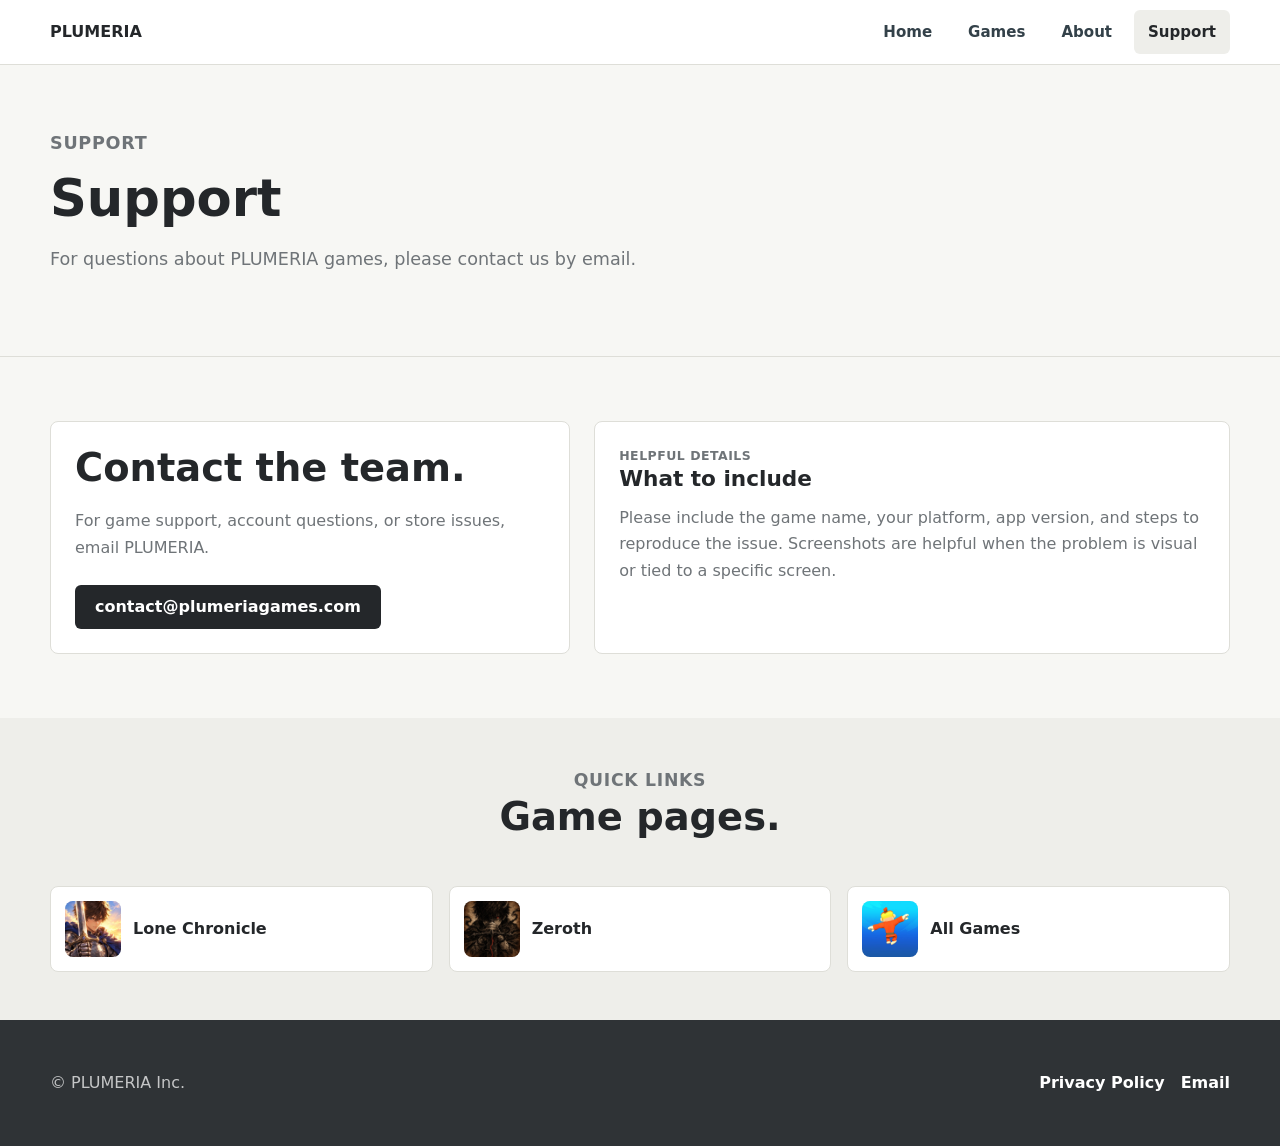
<file: support.html>
<!DOCTYPE html>
<html lang="en">
	<head>
		<title>Support - PLUMERIA</title>
		<meta charset="utf-8" />
		<meta name="viewport" content="width=device-width, initial-scale=1" />
		<meta name="description" content="Contact PLUMERIA support for help with mobile games." />
		<link rel="stylesheet" href="assets/css/site.css" />
	</head>
	<body>
		<div class="site-shell">
			<header class="site-header">
				<div class="nav-wrap">
					<a class="brand" href="index.html" aria-label="PLUMERIA home">
						<span>PLUMERIA</span>
					</a>
					<button class="nav-toggle" type="button" data-nav-toggle>Menu</button>
					<nav class="nav-links" aria-label="Primary navigation">
						<a href="index.html">Home</a>
						<a href="games.html">Games</a>
						<a href="aboutus.html">About</a>
						<a class="is-active" href="support.html">Support</a>
					</nav>
				</div>
			</header>

			<main>
				<section class="page-hero">
					<div class="container">
						<p class="eyebrow">Support</p>
						<h1>Support</h1>
						<p>
							For questions about PLUMERIA games, please contact us by email.
						</p>
					</div>
				</section>

				<section class="section">
					<div class="container support-layout">
						<div class="contact-box">
							<h2>Contact the team.</h2>
							<p>For game support, account questions, or store issues, email PLUMERIA.</p>
							<a class="button" href="mailto:contact@plumeriagames.com">contact@plumeriagames.com</a>
						</div>
						<div class="support-card">
							<p class="eyebrow">Helpful Details</p>
							<h2>What to include</h2>
							<p>
								Please include the game name, your platform, app version, and steps to reproduce the issue.
								Screenshots are helpful when the problem is visual or tied to a specific screen.
							</p>
						</div>
					</div>
				</section>

				<section class="section tight dark">
					<div class="container">
						<div class="section-heading center">
							<p class="eyebrow">Quick Links</p>
							<h2>Game pages.</h2>
						</div>
						<div class="mini-lineup">
							<a href="games.html#lone-chronicle">
								<img src="images/lone-chronicle-icon.jpg" alt="Lone Chronicle app icon" />
								<span>Lone Chronicle</span>
							</a>
							<a href="games.html#zeroth">
								<img src="images/zeroth-icon.jpg" alt="Zeroth: The Black Well app icon" />
								<span>Zeroth</span>
							</a>
							<a href="games.html">
								<img src="images/games01.jpg" alt="PLUMERIA games" />
								<span>All Games</span>
							</a>
						</div>
					</div>
				</section>
			</main>

			<footer class="site-footer">
				<div class="container footer-inner">
					<p>&copy; PLUMERIA Inc.</p>
					<div class="footer-links">
						<a href="privacy_policy.html">Privacy Policy</a>
						<a href="mailto:contact@plumeriagames.com">Email</a>
					</div>
				</div>
			</footer>
		</div>
		<script src="assets/js/site.js"></script>
	</body>
</html>
</file>
<file: assets/css/site.css>
:root {
	--ink: #24272a;
	--muted: #6f7478;
	--line: #deded8;
	--surface: #ffffff;
	--surface-soft: #f7f7f4;
	--soft-fill: #eeeeea;
	--footer: #2f3336;
	--accent: #3f5c55;
}

*,
*:before,
*:after {
	box-sizing: border-box;
}

html {
	scroll-behavior: smooth;
}

body {
	margin: 0;
	background: var(--surface-soft);
	color: var(--ink);
	font-family: Inter, ui-sans-serif, system-ui, -apple-system, BlinkMacSystemFont, "Segoe UI", sans-serif;
	font-size: 16px;
	line-height: 1.65;
}

body.menu-open {
	overflow: hidden;
}

img {
	display: block;
	max-width: 100%;
}

a {
	color: inherit;
}

.site-shell {
	min-height: 100vh;
	overflow-x: clip;
}

.site-header {
	position: sticky;
	top: 0;
	z-index: 20;
	background: rgba(255, 255, 255, 0.96);
	border-bottom: 1px solid var(--line);
}

.nav-wrap {
	width: min(1180px, calc(100% - 32px));
	margin: 0 auto;
	display: flex;
	align-items: center;
	justify-content: space-between;
	gap: 24px;
	min-height: 64px;
}

.brand {
	display: inline-flex;
	align-items: center;
	text-decoration: none;
	font-weight: 700;
}

.nav-links {
	display: flex;
	align-items: center;
	gap: 8px;
}

.nav-links a {
	border-radius: 6px;
	color: #334149;
	font-size: 0.94rem;
	font-weight: 600;
	padding: 10px 14px;
	text-decoration: none;
}

.nav-links a:hover,
.nav-links a.is-active {
	background: var(--soft-fill);
	color: var(--ink);
}

.nav-toggle {
	display: none;
	border: 0;
	background: var(--ink);
	border-radius: 6px;
	color: #fff;
	font: inherit;
	font-weight: 600;
	padding: 9px 13px;
}

.section {
	padding: 64px 0;
}

.section.tight {
	padding: 48px 0;
}

.section.dark {
	background: var(--soft-fill);
}

.container {
	width: min(1180px, calc(100% - 32px));
	margin: 0 auto;
}

.eyebrow {
	color: var(--muted);
	font-size: 0.78rem;
	font-weight: 700;
	letter-spacing: 0.04em;
	margin: 0 0 12px;
	text-transform: uppercase;
}

.hero {
	background: var(--surface-soft);
	border-bottom: 1px solid var(--line);
}

.hero .container {
	display: grid;
	grid-template-columns: minmax(0, 1fr) minmax(260px, 340px);
	gap: 48px;
	align-items: center;
	padding: 64px 0;
}

.hero h1,
.page-hero h1 {
	color: var(--ink);
	font-size: clamp(2.1rem, 4vw, 3.4rem);
	font-weight: 700;
	line-height: 1.12;
	margin: 0 0 18px;
}

.hero-copy {
	color: var(--muted);
	font-size: 1.02rem;
	line-height: 1.75;
	margin: 0 0 32px;
	max-width: 560px;
}

.actions {
	display: flex;
	flex-wrap: wrap;
	gap: 12px;
}

.button {
	align-items: center;
	border-radius: 6px;
	display: inline-flex;
	font-weight: 700;
	justify-content: center;
	min-height: 44px;
	padding: 0 20px;
	text-decoration: none;
}

.button.primary {
	background: var(--ink);
	color: #fff;
}

.button.secondary {
	background: #fff;
	border: 1px solid var(--line);
	color: var(--ink);
}

.hero-stage {
	align-self: start;
	display: grid;
	gap: 12px;
	max-width: 360px;
}

.hero-card {
	background: var(--surface);
	border: 1px solid var(--line);
	border-radius: 8px;
	display: grid;
	grid-template-columns: 64px 1fr;
	gap: 16px;
	padding: 14px;
	width: 100%;
}

.hero-card img {
	border-radius: 8px;
	width: 64px;
	height: 64px;
	object-fit: cover;
}

.hero-card h2 {
	font-size: 1rem;
	font-weight: 700;
	line-height: 1.15;
	margin: 0 0 6px;
}

.hero-card p {
	color: var(--muted);
	font-size: 0.92rem;
	line-height: 1.5;
	margin: 0;
}

.store-row {
	display: flex;
	flex-wrap: wrap;
	gap: 8px;
	margin-top: 14px;
}

.store-row a,
.store-row img {
	display: block;
	height: 40px;
	width: auto;
}

.intro-grid {
	display: grid;
	grid-template-columns: 0.92fr 1.08fr;
	gap: 56px;
	align-items: start;
}

.section-heading {
	max-width: 760px;
}

.section-heading.center {
	margin: 0 auto 46px;
	text-align: center;
}

.section-heading h2 {
	font-size: clamp(1.7rem, 3vw, 2.45rem);
	font-weight: 700;
	line-height: 1.18;
	margin: 0 0 20px;
}

.section-heading p {
	color: var(--muted);
	font-size: 1.08rem;
	margin: 0;
}

.stat-grid {
	display: grid;
	grid-template-columns: repeat(3, 1fr);
	gap: 14px;
}

.stat-card {
	background: var(--surface);
	border: 1px solid var(--line);
	border-radius: 8px;
	padding: 24px;
}

.stat-card strong {
	display: block;
	font-size: 1.85rem;
	font-weight: 700;
	line-height: 1;
}

.stat-card span {
	color: var(--muted);
	font-size: 0.95rem;
}

.feature-grid {
	display: grid;
	gap: 24px;
}

.feature-card,
.game-card,
.info-card,
.support-card {
	background: var(--surface);
	border: 1px solid var(--line);
	border-radius: 8px;
	overflow: hidden;
}

.feature-body,
.game-body,
.info-card,
.support-card,
.contact-box,
.panel-dark {
	padding: 24px;
}

.feature-body h3,
.game-card h3,
.info-card h3,
.support-card h2 {
	font-size: 1.35rem;
	font-weight: 700;
	line-height: 1.12;
	margin: 0 0 14px;
}

.feature-body p,
.game-card p,
.info-card p,
.support-card p {
	color: var(--muted);
	margin: 0;
	overflow-wrap: anywhere;
}

.catalog-grid {
	display: grid;
	grid-template-columns: repeat(2, minmax(0, 1fr));
	gap: 22px;
}

.game-card {
	display: flex;
	flex-direction: column;
}

.game-body {
	display: flex;
	flex: 1;
	flex-direction: column;
}

.game-body .store-row {
	margin-top: auto;
	padding-top: 20px;
}

.game-heading {
	align-items: center;
	display: flex;
	gap: 14px;
	margin-bottom: 16px;
}

.game-heading .eyebrow {
	margin: 0 0 4px;
}

.game-heading h3 {
	margin: 0;
}

.game-icon {
	border-radius: 8px;
	flex: 0 0 auto;
	height: 64px;
	object-fit: cover;
	width: 64px;
}

.mini-lineup {
	display: grid;
	grid-template-columns: repeat(3, minmax(0, 1fr));
	gap: 16px;
}

.mini-lineup a {
	align-items: center;
	background: var(--surface);
	border: 1px solid var(--line);
	border-radius: 8px;
	color: var(--ink);
	display: flex;
	gap: 12px;
	overflow: hidden;
	padding: 14px;
	text-decoration: none;
}

.mini-lineup img {
	background: var(--soft-fill);
	border-radius: 8px;
	flex: 0 0 auto;
	height: 56px;
	object-fit: contain;
	width: 56px;
}

.mini-lineup span {
	font-weight: 700;
}

.page-hero {
	background: var(--surface-soft);
	border-bottom: 1px solid var(--line);
	padding: 64px 0;
}

.page-hero p {
	color: var(--muted);
	font-size: 1.1rem;
	max-width: 680px;
}

.info-grid {
	display: grid;
	grid-template-columns: repeat(3, minmax(0, 1fr));
	gap: 22px;
}

.split-panel {
	display: grid;
	grid-template-columns: 0.9fr 1.1fr;
	gap: 24px;
	align-items: stretch;
}

.panel-dark,
.contact-box {
	background: var(--surface);
	border: 1px solid var(--line);
	border-radius: 8px;
}

.panel-dark h2,
.contact-box h2 {
	font-size: clamp(1.7rem, 3vw, 2.45rem);
	font-weight: 700;
	line-height: 1.15;
	margin: 0 0 18px;
}

.panel-dark p {
	color: var(--muted);
	margin: 0;
}

.support-layout {
	display: grid;
	grid-template-columns: minmax(0, 0.9fr) minmax(360px, 1.1fr);
	gap: 24px;
}

.contact-box p {
	color: var(--muted);
	margin: 0 0 24px;
}

.contact-box .button {
	background: var(--ink);
	color: #fff;
	max-width: 100%;
	overflow-wrap: anywhere;
	white-space: normal;
	width: fit-content;
}

.text-link {
	color: var(--accent);
	display: inline-block;
	font-weight: 700;
	margin-top: 12px;
	max-width: 100%;
	overflow-wrap: anywhere;
	text-decoration: none;
}

.site-footer {
	background: var(--footer);
	color: rgba(255, 255, 255, 0.72);
	padding: 34px 0;
}

.footer-inner {
	display: flex;
	align-items: center;
	justify-content: space-between;
	gap: 20px;
}

.footer-links {
	display: flex;
	gap: 16px;
}

.footer-links a {
	color: #fff;
	font-weight: 700;
	text-decoration: none;
}

@media screen and (max-width: 980px) {
	.nav-toggle {
		display: inline-flex;
	}

	.nav-links {
		position: fixed;
		inset: 76px 16px auto 16px;
		display: none;
		background: #fff;
		border: 1px solid var(--line);
		border-radius: 8px;
		padding: 12px;
	}

	body.menu-open .nav-links {
		display: grid;
	}

	.nav-links a {
		padding: 13px 14px;
	}

	.hero .container,
	.intro-grid,
	.support-layout,
	.split-panel,
	.catalog-grid,
	.info-grid,
	.stat-grid {
		grid-template-columns: 1fr;
	}

	.hero .container {
		gap: 34px;
		padding-top: 48px;
	}

	.hero-stage {
		max-width: 460px;
	}
}

@media screen and (max-width: 680px) {
	.section,
	.section.tight {
		padding: 44px 0;
	}

	.nav-wrap,
	.container {
		width: min(100% - 24px, 1180px);
	}

	.hero .container {
		padding: 48px 0;
	}

	.actions .button {
		width: 100%;
	}

	.store-row a,
	.store-row img {
		height: 36px;
	}

	.mini-lineup {
		grid-template-columns: 1fr;
	}

	.footer-inner {
		align-items: flex-start;
		flex-direction: column;
	}
}
</file>
